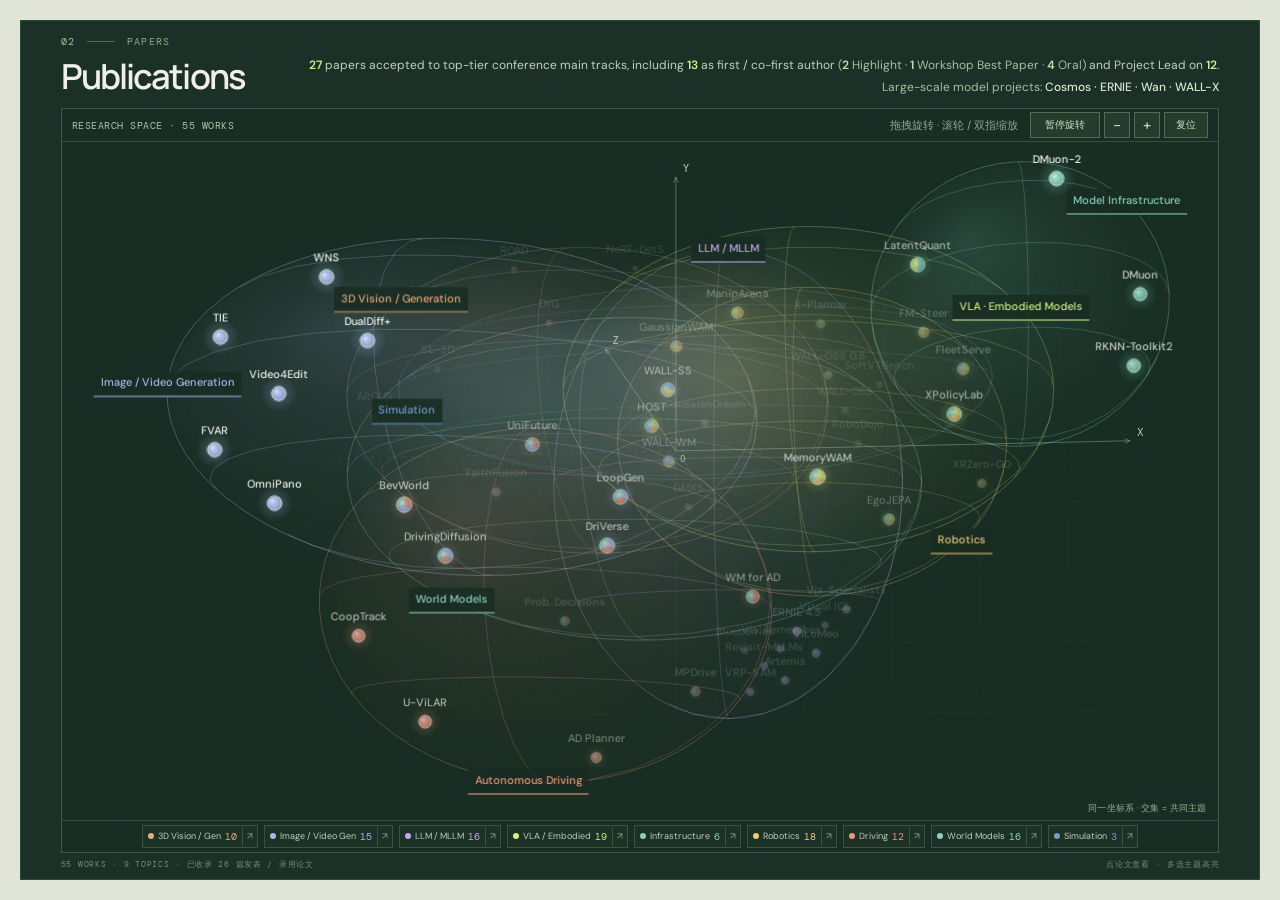
<file: publications-slice/index.html>
<!doctype html>
<html lang="zh-CN">
<head>
  <meta charset="utf-8">
  <meta name="viewport" content="width=device-width, initial-scale=1">
  <meta name="theme-color" content="#1b3026">
  <meta name="description" content="Xiaofan Li — Publications · 三维研究图谱">
  <title>Publications — Xiaofan Li</title>
  <link rel="icon" type="image/svg+xml" href="favicon.svg">
  <link rel="preconnect" href="https://fonts.googleapis.com">
  <link href="https://fonts.googleapis.com/css2?family=DM+Mono:wght@400;500&family=DM+Sans:wght@400;500;600;700&family=Manrope:wght@400;500;600;700;800&display=swap" rel="stylesheet">
  <link rel="stylesheet" href="research-map.css">
  <link rel="stylesheet" href="slice.css">
</head>
<body>
  <main class="slice-shell" id="main-content">
    <section class="portfolio-section research-section research-slide portfolio-slide" id="research" data-reading-section="papers" aria-labelledby="research-title">
      <div class="section-inner research-content">
        <div class="section-kicker"><span>02</span><i></i><span>PAPERS</span></div>
        <div class="research-heading">
          <h2 id="research-title" tabindex="-1">Publications</h2>
          <div class="publication-overview">
            <p class="publication-summary" id="publication-summary" aria-label="Publication and authorship stats"></p>
            <p class="publication-projects">Large-scale model projects: <strong>Cosmos · ERNIE · Wan · WALL-X</strong></p>
          </div>
        </div>
        <div class="research-map" id="theme-map" aria-label="可旋转的三维论文图谱"></div>
        <div class="research-footer"><span><span id="unique-count">55</span> WORKS · <span id="field-count">8</span> TOPICS · 已收录 <span id="accepted-count">26</span> 篇发表 / 录用论文</span><span>点论文查看 · 多选主题高亮</span></div>
      </div>
    </section>
  </main>
  <dialog class="slice-dialog" id="slice-detail" aria-labelledby="slice-detail-title">
    <header>
      <h2 id="slice-detail-title"></h2>
      <form method="dialog"><button type="submit" aria-label="关闭详情" autofocus>×</button></form>
    </header>
    <div id="slice-detail-content"></div>
  </dialog>
  <script src="projects.js"></script>
  <script src="research-map.js"></script>
  <script src="preview-dialog.js"></script>
  <script src="publications.js"></script>
</body>
</html>
</file>
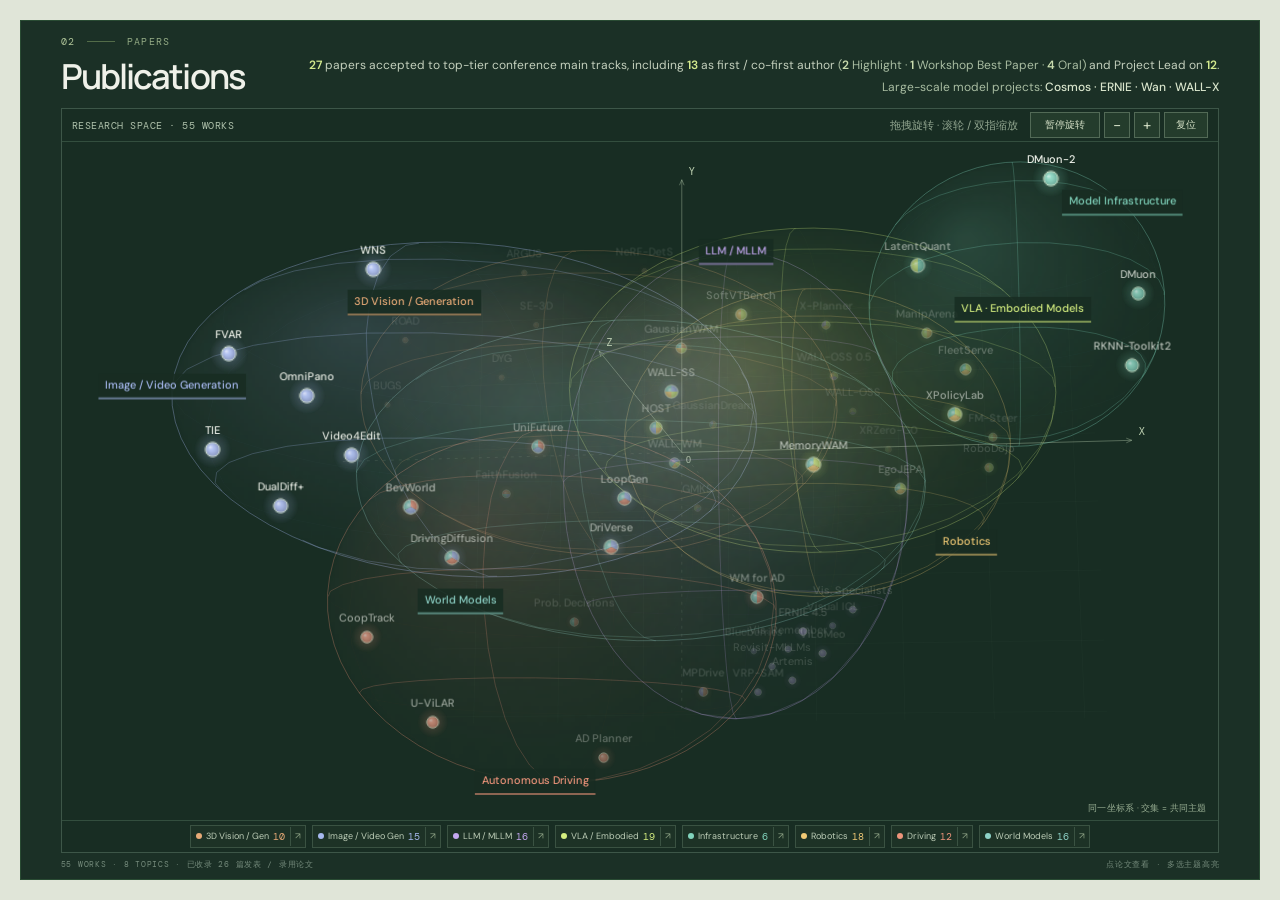
<file: publications-slice/publications-slice.html>
<!doctype html>
<html lang="zh-CN">
<head>
  <meta charset="utf-8">
  <meta name="viewport" content="width=device-width, initial-scale=1">
  <meta name="theme-color" content="#1b3026">
  <meta name="description" content="Xiaofan Li — Publications · 三维研究图谱">
  <title>Publications — Xiaofan Li</title>
  <link rel="icon" type="image/svg+xml" href="[data-uri]">
  <link rel="preconnect" href="https://fonts.googleapis.com">
  <link href="https://fonts.googleapis.com/css2?family=DM+Mono:wght@400;500&family=DM+Sans:wght@400;500;600;700&family=Manrope:wght@400;500;600;700;800&display=swap" rel="stylesheet">
  <style>
.research-content{height:100%;min-height:0;justify-content:flex-start}
.research-heading{display:flex;align-items:center;gap:clamp(24px,3vw,48px);padding:17px 0 20px;flex:none}
.research-heading h1{flex:none;font-size:clamp(28px,2.6vw,40px);letter-spacing:-.035em}
.publication-overview{flex:1;min-width:0;max-width:1060px;margin-left:auto;text-align:right}
.publication-summary{margin:0;color:#c4d0bd;font-size:clamp(12px,.98vw,15px);line-height:1.85;text-wrap:pretty}
.publication-summary strong{color:var(--lime);font-weight:600;font-variant-numeric:tabular-nums}
.publication-honors{color:#a9bda2}
.publication-honors strong{color:#c9dcae}
.publication-phrase{white-space:nowrap}
.publication-projects{margin:3px 0 0;color:#a9bda2;font-size:clamp(12px,.98vw,15px);line-height:1.7;text-wrap:pretty}
.publication-projects strong{color:#d9e5cc;font-weight:500}
.research-footer{flex:none;padding-top:10px;line-height:1.4}
.research-map{position:relative;display:flex;flex-direction:column;flex:1;min-height:280px;border:1px solid #3d5648;background:#182d23;isolation:isolate}
.map-toolbar{display:flex;align-items:center;gap:12px;min-height:32px;padding:3px 10px;border-bottom:1px solid #334e3e;flex:none}
.map-caption{color:#afc2ac;font:10px var(--mono);letter-spacing:.05em}
.map-help{margin-left:auto;color:#91a58f;font-size:11px}
.map-controls{display:flex;gap:4px;flex-shrink:0}
.map-controls button{display:grid;place-items:center;width:26px;height:26px;padding:0;border:1px solid #526a56;background:#243c2c;color:#d3dfc5;cursor:pointer;font-size:15px}
.map-controls button:last-child{width:44px;font-size:10px}
.map-controls button[data-map-action=motion]{width:70px;font-size:10px}
.map-controls button:hover{background:#3c5336}
.map-stage{position:relative;min-height:220px;flex:1;overflow:hidden;touch-action:none;cursor:grab;contain:layout paint}
.map-stage.is-dragging,.map-stage.is-dragging *{cursor:grabbing!important}
.map-canvas{position:absolute;inset:0;width:100%;height:100%;outline-offset:-4px}
.map-objects{position:absolute;inset:0;pointer-events:none;overflow:hidden}
.map-node-space{position:absolute;inset:0;transform-origin:0 0;transform-style:preserve-3d;pointer-events:none;will-change:transform}
.map-node{position:absolute;left:-13px;top:-13px;width:26px;height:26px;border:0;border-radius:50%;padding:0;background:transparent;pointer-events:auto;cursor:pointer;opacity:0;outline:0!important;touch-action:none}
.map-node[hidden]{display:none}
.map-node-name{position:absolute;width:1px;height:1px;overflow:hidden;clip-path:inset(50%);white-space:nowrap;pointer-events:none}
.map-topic-label{position:absolute;left:0;top:0;z-index:650;width:max-content;transform:translate(-50%,-50%);transition-property:none;will-change:transform;pointer-events:auto;background:rgba(24,45,35,.88);border:0;border-bottom:2px solid color-mix(in srgb,var(--topic-color) 55%,transparent);padding:5px 7px 6px;color:var(--topic-color);font:500 11px/1.2 var(--body);white-space:nowrap;cursor:pointer;touch-action:none}
.map-topic-label:hover,.map-topic-label[aria-pressed=true]{background:#243b2d;border-bottom-width:2px}
.map-legend{display:flex;align-items:center;justify-content:center;flex-wrap:wrap;gap:4px 6px;padding:4px 6px;border-top:1px solid #334e3e;flex:none}
.map-topic-chip{display:inline-flex;align-items:center;border:1px solid #3a5242;background:rgba(33,54,40,.6)}
.map-topic-chip.is-active{border-color:var(--topic-color);background:color-mix(in srgb,var(--topic-color) 12%,#182d23)}
.map-topic-chip button{border:0;padding:4px 5px;background:transparent;color:#bdcdb7;font-size:9px;line-height:1.2;cursor:pointer}
.map-topic-chip button:first-child{display:inline-flex;align-items:center;gap:4px}
.map-topic-chip button:last-child{color:#8fa487;border-left:1px solid #3a5242;padding:4px}
.map-topic-chip i{display:block;width:6px;height:6px;border-radius:50%;background:var(--topic-color)}
.map-topic-chip b{font:10px var(--mono);color:var(--topic-color);font-weight:400}
.map-topic-chip button:hover{color:#f4f6df}
.map-inspector{position:absolute;left:14px;bottom:12px;z-index:2000;max-width:min(370px,calc(100% - 28px));padding:10px 12px;border:1px solid #56714d;background:rgba(18,38,26,.97);box-shadow:0 7px 24px #0a211655;pointer-events:none}
.map-inspector strong{display:block;color:#e3ecd5;font-size:13px;line-height:1.4;font-weight:500}
.map-inspector small{display:block;color:#9faf98;font-size:10px;line-height:1.4;margin-top:5px}
.map-inspector em{color:#c9dfa5;font-size:10px;line-height:1.5;font-style:normal;display:block;margin-top:5px}
.map-selection{pointer-events:none;color:#c4d8b5;font-size:10px;white-space:nowrap}
.map-selection:empty{display:none}
.map-orientation{position:absolute;right:12px;bottom:4px;pointer-events:none;color:#96ac91;font:9px var(--body);letter-spacing:.03em}
@media(min-width:1100px) and (max-height:820px){.research-heading{padding:12px 0 14px}.research-map{min-height:265px}.map-toolbar{min-height:32px;padding:3px 10px}.map-legend{gap:4px 6px;padding:4px 6px}.map-topic-chip button{padding:4px 5px}.map-topic-chip button:last-child{padding:4px}}
@media(max-width:1100px){.map-help{font-size:10px}.map-node-name{font-size:9px;max-width:100px}.map-topic-label{font-size:10px}}
@media(max-width:800px){.research-content{height:auto;min-height:100%}.research-heading{gap:24px}.publication-summary{font-size:12px;line-height:1.75}.research-map{flex:none;min-height:490px}.map-stage{flex:none;height:365px}.map-legend{padding:4px;gap:4px}.map-toolbar{flex-wrap:wrap;gap:6px}.map-caption{font-size:9px}.map-help{margin-left:auto}.research-footer>span:nth-child(2){max-width:55%}}
@media(max-width:580px){.research-map{min-height:610px}.map-stage{height:445px}.map-toolbar{padding:3px 7px}.map-help{font-size:9px;max-width:120px;text-align:right;line-height:1.4}.map-controls{margin-left:auto}.map-caption{display:none}.has-selection .map-help{display:none}.map-legend{display:grid;grid-template-columns:repeat(2,minmax(0,1fr));gap:4px;padding:4px}.map-topic-chip{min-width:0;justify-content:space-between}.map-topic-chip button:first-child{font-size:9px;gap:4px;padding:4px 5px}.map-topic-chip button:last-child{padding:4px 5px}.map-topic-chip b{font-size:9px}.map-topic-label{font-size:9px;max-width:140px;white-space:normal;text-align:center;padding:3px 4px}.map-node{left:-14px;top:-14px;width:28px;height:28px}.map-node-name{max-width:83px;font-size:9px}.map-inspector{bottom:9px;left:9px;padding:8px 10px}.map-inspector strong{font-size:12px}.research-footer{font-size:8px}.research-heading{display:block;padding:16px 0}.publication-overview{margin-top:6px;text-align:left}.research-footer>span:nth-child(2){max-width:none}}

</style>
  <style>
/* Page shell extracted from styles.css / reader.css for the second slice. */
:root {
  color-scheme: dark;
  --lime: #d4eb8e;
  --display: "Manrope", "DM Sans", sans-serif;
  --body: "DM Sans", sans-serif;
  --mono: "DM Mono", monospace;
  font-synthesis: none;
}
* { box-sizing: border-box; }
html { background: #e0e5d8; }
body { margin: 0; color: #eff1e9; font-family: var(--body); }
button, input { font: inherit; }
button, a { color: inherit; }
[hidden] { display: none !important; }
a, button { -webkit-tap-highlight-color: transparent; }
button:focus-visible, a:focus-visible { outline: 2px solid var(--lime); outline-offset: 4px; }
.slice-shell { max-width: 1520px; padding: 20px; margin: auto; }
.research-section {
  position: relative;
  padding: 14px clamp(24px, 3.1vw, 55px) 10px;
  height: calc(100svh - 40px);
  min-height: 560px;
  border: 1px solid #294b33;
  background: #1b3026;
}
.research-section .research-content {
  display: flex;
  flex-direction: column;
  height: 100%;
  min-height: 0;
  width: 100%;
  max-width: 1450px;
  margin: auto;
}
.section-kicker { display: flex; align-items: center; gap: 12px; color: #94ab85; font: 10px var(--mono); letter-spacing: .12em; }
.section-kicker > span:first-child { color: #b0c599; }
.section-kicker i { width: 28px; height: 1px; background: #536c49; }
.research-heading { padding: 8px 0 12px; align-items: center; gap: 26px; }
.research-heading h2 { flex: none; margin: 0; font: 600 clamp(28px, 2.7vw, 40px)/1.12 var(--display); letter-spacing: -.055em; }
.publication-summary, .publication-projects { font-size: 12px; line-height: 1.55; }
.research-section .research-map { flex: 1; height: auto; min-height: 360px; }
.research-section .map-stage { flex: 1; height: auto; min-height: 240px; }
.research-footer { display: flex; justify-content: space-between; gap: 10px; flex-wrap: wrap; padding-top: 6px; color: #758b7c; font: 8px/1.3 var(--mono); letter-spacing: .09em; }
.research-footer > span:nth-child(2) { max-width: none; }

/* Standalone preview: paper details / topic contents use a native dialog. */
.slice-dialog { width: min(760px, calc(100vw - 32px)); max-height: 86svh; overflow: auto; margin: auto; padding: 26px; border: 1px solid #627b50; color: #e3ecd5; background: #182d23; }
.slice-dialog::backdrop { background: #08150fc9; }
.slice-dialog header { display: flex; align-items: flex-start; gap: 20px; }
.slice-dialog h2 { flex: 1; margin: 0; font: 600 23px/1.45 var(--display); overflow-wrap: anywhere; }
.slice-dialog form { margin: 0; }
.slice-dialog form button { width: 32px; height: 32px; border: 1px solid #526a56; background: #243c2c; cursor: pointer; font-size: 22px; }
.slice-dialog p { color: #bed0b7; font-size: 14px; line-height: 1.8; }
.slice-dialog .paper-venue { color: #a9bd9b; font: 11px/1.7 var(--mono); }
.paper-topics, .paper-links { display: flex; flex-wrap: wrap; gap: 8px; margin-top: 20px; }
.paper-topics span { padding: 4px 8px; border: 1px solid #405b44; color: #b5c8a3; font-size: 11px; }
.paper-links a { padding: 8px 12px; border: 1px solid #627b50; color: var(--lime); font-size: 12px; text-decoration: none; }
.topic-paper-list { display: grid; gap: 1px; margin: 20px 0 0; padding: 0; list-style: none; }
.topic-paper-list button { display: flex; align-items: center; justify-content: space-between; gap: 14px; width: 100%; padding: 13px 4px; border: 0; border-bottom: 1px solid #3a5242; color: #e3ecd5; background: transparent; text-align: left; cursor: pointer; }
.topic-paper-list small { color: #9caf92; text-align: right; font: 10px/1.6 var(--mono); }

@media (min-width: 1650px) {
  .publication-summary, .publication-projects { font-size: 14px; }
}
@media (max-width: 1200px) {
  .research-heading { display: block; }
  .publication-overview { margin-top: 17px; text-align: left; }
}
@media (max-width: 980px) {
  .slice-shell { padding: 16px; }
  .research-section { height: calc(100svh - 32px); }
}
@media (max-width: 740px) {
  .research-section { height: auto; min-height: 0; }
  .research-section .research-content { height: auto; }
  .research-section .research-map { flex: none; min-height: 580px; }
  .research-section .map-stage { flex: none; height: 560px; }
}
@media (max-width: 580px) {
  .slice-shell { padding: 12px; }
  .research-section { padding: 13px 13px 10px; }
  .research-section .research-map { min-height: 610px; }
  .research-section .map-stage { height: 620px; }
  .research-heading { padding: 7px 3px 10px; }
  .research-heading h2 { font-size: 30px; }
  .publication-summary, .publication-projects { font-size: 11px; }
  .map-topic-chip button:first-child { font-size: 8px; }
  .research-footer { font-size: 8px; gap: 8px; }
  .slice-dialog { padding: 20px; }
  .slice-dialog h2 { font-size: 19px; }
}

</style>
</head>
<body>
  <main class="slice-shell" id="main-content">
    <section class="portfolio-section research-section research-slide portfolio-slide" id="research" data-reading-section="papers" aria-labelledby="research-title">
      <div class="section-inner research-content">
        <div class="section-kicker"><span>02</span><i></i><span>PAPERS</span></div>
        <div class="research-heading">
          <h2 id="research-title" tabindex="-1">Publications</h2>
          <div class="publication-overview">
            <p class="publication-summary" id="publication-summary" aria-label="Publication and authorship stats"></p>
            <p class="publication-projects">Large-scale model projects: <strong>Cosmos · ERNIE · Wan · WALL-X</strong></p>
          </div>
        </div>
        <div class="research-map" id="theme-map" aria-label="可旋转的三维论文图谱"></div>
        <div class="research-footer"><span><span id="unique-count">55</span> WORKS · <span id="field-count">8</span> TOPICS · 已收录 <span id="accepted-count">26</span> 篇发表 / 录用论文</span><span>点论文查看 · 多选主题高亮</span></div>
      </div>
    </section>
  </main>
  <dialog class="slice-dialog" id="slice-detail" aria-labelledby="slice-detail-title">
    <header>
      <h2 id="slice-detail-title"></h2>
      <form method="dialog"><button type="submit" aria-label="关闭详情" autofocus>×</button></form>
    </header>
    <div id="slice-detail-content"></div>
  </dialog>
  <script>
window.PROJECTS = [
  {
    "title": "FleetServe: Execution-Aware VLA Serving for Robot Fleets",
    "venue": "arXiv preprint arXiv:2611.14969, 2026",
    "image": "images/fleetserve.webp",
    "links": [
      {
        "label": "paper",
        "url": "https://arxiv.org/pdf/2611.14969"
      },
      {
        "label": "code",
        "url": "https://github.com/X-Square-Robot/xinfer"
      }
    ],
    "arxiv": "2611.14969",
    "id": "fleetserve",
    "shortTitle": "FleetServe",
    "summary": "面向机器人群的 VLA 推理服务框架，把执行状态纳入服务调度，提升多机器人部署时的吞吐与响应。",
    "themes": [
      "embodied",
      "robotics",
      "infra"
    ],
    "year": 2026,
    "status": "preprint",
    "roles": [],
    "primaryTheme": "embodied",
    "paper": "https://arxiv.org/pdf/2611.14969",
    "destinations": [
      {
        "label": "code",
        "url": "https://github.com/X-Square-Robot/xinfer"
      }
    ]
  },
  {
    "title": "DMuon-2: Scaling Matrix Optimizers in Data Parallelism with Topology-Aware Matrix Ownership and Communication",
    "venue": "arXiv preprint arXiv:2611.07084, 2026",
    "image": "images/dmuon-2.webp",
    "links": [
      {
        "label": "paper",
        "url": "https://arxiv.org/pdf/2611.07084"
      },
      {
        "label": "code",
        "url": "https://github.com/X-Square-Robot/dmuon"
      }
    ],
    "arxiv": "2611.07084",
    "id": "dmuon-2",
    "shortTitle": "DMuon-2",
    "summary": "针对数据并行训练重新安排矩阵所有权与通信路径，让 Muon 优化器更容易扩展到大规模集群。",
    "themes": [
      "infra"
    ],
    "year": 2026,
    "status": "preprint",
    "roles": [],
    "primaryTheme": "infra",
    "paper": "https://arxiv.org/pdf/2611.07084",
    "destinations": [
      {
        "label": "code",
        "url": "https://github.com/X-Square-Robot/dmuon"
      }
    ]
  },
  {
    "title": "EgoJEPA: Beyond Retargeting for Dexterous Manipulation from Egocentric Videos",
    "venue": "arXiv preprint arXiv:2610.20904, 2026",
    "image": "images/egojepa.webp",
    "links": [
      {
        "label": "paper",
        "url": "https://arxiv.org/pdf/2610.20904"
      },
      {
        "label": "project page",
        "url": "https://mengcaopku.github.io/EgoJEPA"
      }
    ],
    "arxiv": "2610.20904",
    "id": "egojepa",
    "shortTitle": "EgoJEPA",
    "summary": "从第一人称视频学习灵巧操作表征与动作，让机器人直接利用人类演示，而不只做动作重定向。",
    "themes": [
      "embodied",
      "robotics",
      "worldmodel"
    ],
    "year": 2026,
    "status": "preprint",
    "roles": [],
    "primaryTheme": "embodied",
    "paper": "https://arxiv.org/pdf/2610.20904",
    "destinations": [
      {
        "label": "project page",
        "url": "https://mengcaopku.github.io/EgoJEPA"
      }
    ]
  },
  {
    "title": "LatentQuant: Preserving the Policy-Facing Latent Contract under NVFP4 VAE Quantization",
    "venue": "arXiv preprint arXiv:2610.03959, 2026",
    "image": "images/latentquant.webp",
    "links": [
      {
        "label": "paper",
        "url": "https://arxiv.org/pdf/2610.03959"
      }
    ],
    "arxiv": "2610.03959",
    "id": "latentquant",
    "shortTitle": "LatentQuant",
    "summary": "研究低比特 NVFP4 量化下如何保留 VAE 潜变量接口，使压缩后的视觉表征仍适用于下游策略。",
    "themes": [
      "infra",
      "embodied"
    ],
    "year": 2026,
    "status": "preprint",
    "roles": [],
    "primaryTheme": "infra",
    "paper": "https://arxiv.org/pdf/2610.03959",
    "destinations": []
  },
  {
    "title": "X-Planner: Event-Structured Task Planning for Embodied Intelligence",
    "venue": "arXiv preprint arXiv:2609.25187, 2026",
    "image": "images/x-planner.webp",
    "links": [
      {
        "label": "paper",
        "url": "https://arxiv.org/pdf/2609.25187"
      },
      {
        "label": "code",
        "url": "https://github.com/X-Square-Robot/Xplanner"
      },
      {
        "label": "project page",
        "url": "https://x-square-robot.github.io/Xplanner/"
      },
      {
        "label": "Hugging Face",
        "url": "https://huggingface.co/x-square-robot/X-Planner-9B-0916"
      }
    ],
    "arxiv": "2609.25187",
    "id": "x-planner",
    "shortTitle": "X-Planner",
    "summary": "以事件结构组织长程任务规划，把自然语言目标拆成可执行、可检查的具身行动序列。",
    "themes": [
      "embodied",
      "robotics",
      "llm"
    ],
    "year": 2026,
    "status": "preprint",
    "roles": [
      "lead"
    ],
    "primaryTheme": "embodied",
    "paper": "https://arxiv.org/pdf/2609.25187",
    "destinations": [
      {
        "label": "code",
        "url": "https://github.com/X-Square-Robot/Xplanner"
      },
      {
        "label": "project page",
        "url": "https://x-square-robot.github.io/Xplanner/"
      },
      {
        "label": "Hugging Face",
        "url": "https://huggingface.co/x-square-robot/X-Planner-9B-0916"
      }
    ]
  },
  {
    "title": "WALL-SS: Scaling Long-horizon World Models via Next-Scale Autoregression",
    "venue": "arXiv preprint arXiv:2608.26239, 2026",
    "image": "images/wall-ss.webp",
    "links": [
      {
        "label": "paper",
        "url": "https://arxiv.org/pdf/2608.26239"
      },
      {
        "label": "code",
        "url": "https://github.com/X-Square-Robot/wall-ss"
      },
      {
        "label": "project page",
        "url": "https://wall-ss.ws-robotics.workers.dev/"
      }
    ],
    "arxiv": "2608.26239",
    "id": "wall-ss",
    "shortTitle": "WALL-SS",
    "summary": "用逐尺度自回归生成扩展世界模型的时间跨度，面向长程、连贯的视觉与动作预测。",
    "themes": [
      "media",
      "embodied",
      "robotics",
      "worldmodel"
    ],
    "year": 2026,
    "status": "preprint",
    "roles": [
      "lead"
    ],
    "primaryTheme": "media",
    "paper": "https://arxiv.org/pdf/2608.26239",
    "destinations": [
      {
        "label": "code",
        "url": "https://github.com/X-Square-Robot/wall-ss"
      },
      {
        "label": "project page",
        "url": "https://wall-ss.ws-robotics.workers.dev/"
      }
    ]
  },
  {
    "title": "GaussianWAM: Distilling Geometry and Semantics from 3D Gaussian Fields into World-Action Models",
    "venue": "arXiv preprint arXiv:2608.24714, 2026",
    "image": "images/gaussianwam.webp",
    "links": [
      {
        "label": "paper",
        "url": "https://arxiv.org/pdf/2608.24714"
      },
      {
        "label": "code",
        "url": "https://github.com/TuojingAI/GaussianWAM"
      },
      {
        "label": "project page",
        "url": "https://tuojingai.github.io/GaussianWAM-project-page/"
      }
    ],
    "arxiv": "2608.24714",
    "id": "gaussianwam",
    "shortTitle": "GaussianWAM",
    "summary": "把 3D Gaussian 场中的几何与语义蒸馏到 World-Action Model，连接三维场景表示与机器人动作。",
    "themes": [
      "3d",
      "embodied",
      "robotics",
      "worldmodel"
    ],
    "year": 2026,
    "status": "preprint",
    "roles": [],
    "primaryTheme": "3d",
    "paper": "https://arxiv.org/pdf/2608.24714",
    "destinations": [
      {
        "label": "code",
        "url": "https://github.com/TuojingAI/GaussianWAM"
      },
      {
        "label": "project page",
        "url": "https://tuojingai.github.io/GaussianWAM-project-page/"
      }
    ]
  },
  {
    "title": "XPolicyLab: A Unified Standard and Open Ecosystem for Robot Policy Evaluation and Deployment",
    "venue": "arXiv preprint arXiv:2608.09892, 2026",
    "image": "images/xpolicylab.webp",
    "links": [
      {
        "label": "paper",
        "url": "https://arxiv.org/pdf/2608.09892"
      },
      {
        "label": "code",
        "url": "https://github.com/XPolicyLab/XPolicyLab"
      },
      {
        "label": "project page",
        "url": "https://xpolicylab.github.io/"
      }
    ],
    "arxiv": "2608.09892",
    "id": "xpolicylab",
    "shortTitle": "XPolicyLab",
    "summary": "提供统一的机器人策略评测与部署规范，打通基准、工具和真实机器人运行流程。",
    "themes": [
      "embodied",
      "robotics",
      "infra"
    ],
    "year": 2026,
    "status": "preprint",
    "roles": [],
    "primaryTheme": "embodied",
    "paper": "https://arxiv.org/pdf/2608.09892",
    "destinations": [
      {
        "label": "code",
        "url": "https://github.com/XPolicyLab/XPolicyLab"
      },
      {
        "label": "project page",
        "url": "https://xpolicylab.github.io/"
      }
    ]
  },
  {
    "title": "ROAD: Reciprocal-Objective Alignment of Discriminative Semantics for 3D Shape Generation",
    "venue": "arXiv preprint arXiv:2607.28581, 2026",
    "image": "images/road.webp",
    "links": [
      {
        "label": "paper",
        "url": "https://arxiv.org/pdf/2607.28581"
      },
      {
        "label": "code",
        "url": "https://github.com/H-EmbodVis/ROAD"
      },
      {
        "label": "project page",
        "url": "https://h-embodvis.github.io/ROAD/"
      }
    ],
    "arxiv": "2607.28581",
    "id": "road",
    "shortTitle": "ROAD",
    "summary": "通过互反目标对齐判别式语义与生成过程，改善 3D 形状生成的语义一致性。",
    "themes": [
      "3d"
    ],
    "year": 2026,
    "status": "preprint",
    "roles": [],
    "primaryTheme": "3d",
    "paper": "https://arxiv.org/pdf/2607.28581",
    "destinations": [
      {
        "label": "code",
        "url": "https://github.com/H-EmbodVis/ROAD"
      },
      {
        "label": "project page",
        "url": "https://h-embodvis.github.io/ROAD/"
      }
    ]
  },
  {
    "title": "HOST: Robots Acquire Manipulation Skills in Seconds from a Single Human Video",
    "venue": "arXiv preprint arXiv:2607.20033, 2026",
    "image": "images/host.webp",
    "links": [
      {
        "label": "paper",
        "url": "https://arxiv.org/pdf/2607.20033"
      },
      {
        "label": "code",
        "url": "https://github.com/CGuangyan-BIT/HOST"
      },
      {
        "label": "project page",
        "url": "https://host-site.host-robotics.workers.dev/"
      },
      {
        "label": "Hugging Face",
        "url": "https://huggingface.co/papers/2607.20033"
      }
    ],
    "arxiv": "2607.20033",
    "id": "host",
    "shortTitle": "HOST",
    "summary": "从单段人类视频快速提取操作技能，让机器人在少量演示下获得可迁移的抓取与操控行为。",
    "themes": [
      "embodied",
      "robotics",
      "media",
      "worldmodel"
    ],
    "year": 2026,
    "status": "preprint",
    "roles": [
      "lead"
    ],
    "primaryTheme": "embodied",
    "paper": "https://arxiv.org/pdf/2607.20033",
    "destinations": [
      {
        "label": "code",
        "url": "https://github.com/CGuangyan-BIT/HOST"
      },
      {
        "label": "project page",
        "url": "https://host-site.host-robotics.workers.dev/"
      },
      {
        "label": "Hugging Face",
        "url": "https://huggingface.co/papers/2607.20033"
      }
    ]
  },
  {
    "title": "RoboDojo: A Unified Sim-and-Real Benchmark for Comprehensive Evaluation of Generalist Robot Manipulation Policies",
    "venue": "arXiv preprint arXiv:2607.04434, 2026",
    "image": "images/robodojo.webp",
    "links": [
      {
        "label": "paper",
        "url": "https://arxiv.org/pdf/2607.04434"
      },
      {
        "label": "benchmark code",
        "url": "https://github.com/RoboDojo-Benchmark/RoboDojo"
      },
      {
        "label": "XPolicyLab code",
        "url": "https://github.com/XPolicyLab/XPolicyLab"
      },
      {
        "label": "project page",
        "url": "https://robodojo-benchmark.com/"
      },
      {
        "label": "leaderboard",
        "url": "https://robodojo-benchmark.com/LeaderBoard"
      }
    ],
    "arxiv": "2607.04434",
    "id": "robodojo",
    "shortTitle": "RoboDojo",
    "summary": "构建覆盖仿真与真实环境的通用操作基准，统一比较机器人策略在多任务中的能力。",
    "themes": [
      "embodied",
      "robotics"
    ],
    "year": 2026,
    "status": "preprint",
    "roles": [],
    "primaryTheme": "embodied",
    "paper": "https://arxiv.org/pdf/2607.04434",
    "destinations": [
      {
        "label": "benchmark code",
        "url": "https://github.com/RoboDojo-Benchmark/RoboDojo"
      },
      {
        "label": "XPolicyLab code",
        "url": "https://github.com/XPolicyLab/XPolicyLab"
      },
      {
        "label": "project page",
        "url": "https://robodojo-benchmark.com/"
      },
      {
        "label": "leaderboard",
        "url": "https://robodojo-benchmark.com/LeaderBoard"
      }
    ]
  },
  {
    "title": "SoftVTBench: A Safety-Aware Visuo-Tactile Benchmark for Physically Constrained Robotic Manipulation of Deformable Objects",
    "venue": "arXiv preprint arXiv:2607.04234, 2026",
    "image": "images/softvtbench.webp",
    "links": [
      {
        "label": "paper",
        "url": "https://arxiv.org/pdf/2607.04234"
      },
      {
        "label": "code",
        "url": "https://github.com/TuojingAI/SoftVTBench"
      },
      {
        "label": "project page",
        "url": "https://softvtbench.github.io/"
      }
    ],
    "arxiv": "2607.04234",
    "id": "softvtbench",
    "shortTitle": "SoftVTBench",
    "summary": "用视觉与触觉共同评测软体物体操作，重点考察受力、安全与物理约束下的策略表现。",
    "themes": [
      "embodied",
      "robotics"
    ],
    "year": 2026,
    "status": "preprint",
    "roles": [],
    "primaryTheme": "embodied",
    "paper": "https://arxiv.org/pdf/2607.04234",
    "destinations": [
      {
        "label": "code",
        "url": "https://github.com/TuojingAI/SoftVTBench"
      },
      {
        "label": "project page",
        "url": "https://softvtbench.github.io/"
      }
    ]
  },
  {
    "title": "DMuon: Efficient Distributed Muon Training with Near-Adam Overhead",
    "venue": "arXiv preprint arXiv:2606.27153, 2026",
    "image": "images/dmuon.webp",
    "links": [
      {
        "label": "paper",
        "url": "https://arxiv.org/pdf/2606.27153"
      },
      {
        "label": "code",
        "url": "https://github.com/X-Square-Robot/wall-x"
      }
    ],
    "arxiv": "2606.27153",
    "id": "dmuon",
    "shortTitle": "DMuon",
    "summary": "面向分布式训练优化 Muon 的通信与同步开销，使其在接近 Adam 的系统成本下扩展训练。",
    "themes": [
      "infra"
    ],
    "year": 2026,
    "status": "preprint",
    "roles": [
      "first"
    ],
    "primaryTheme": "infra",
    "paper": "https://arxiv.org/pdf/2606.27153",
    "destinations": [
      {
        "label": "code",
        "url": "https://github.com/X-Square-Robot/wall-x"
      }
    ]
  },
  {
    "title": "RKNN-Toolkit2: Model Conversion, Quantization and Deployment for Rockchip NPU",
    "venue": "Rockchip · RKNN-Toolkit2",
    "image": "research/captures/rknn-toolkit2-overview.webp",
    "links": [
      {
        "label": "GitHub",
        "url": "https://github.com/airockchip/rknn-toolkit2"
      }
    ],
    "id": "rknn-toolkit2",
    "shortTitle": "RKNN-Toolkit2",
    "summary": "面向 Rockchip NPU 的模型转换、量化、精度分析与板端部署工具链，连接训练框架与 C/C++、Python 推理接口。",
    "themes": [
      "infra"
    ],
    "status": "software",
    "roles": [],
    "primaryTheme": "infra",
    "destinations": [
      {
        "label": "GitHub",
        "url": "https://github.com/airockchip/rknn-toolkit2"
      },
      {
        "label": "官方文档",
        "url": "https://github.com/airockchip/rknn-toolkit2/tree/2c723177a94fac65cbc036d722907ddbc91980cf/doc"
      }
    ]
  },
  {
    "title": "MemoryWAM: Efficient World Action Modeling with Persistent Memory",
    "venue": "arXiv preprint arXiv:2606.20562, 2026",
    "image": "images/memorywam.webp",
    "links": [
      {
        "label": "paper",
        "url": "https://arxiv.org/pdf/2606.20562"
      },
      {
        "label": "project page",
        "url": "https://yangsizhe.github.io/MemoryWAM/"
      }
    ],
    "arxiv": "2606.20562",
    "id": "memorywam",
    "shortTitle": "MemoryWAM",
    "summary": "为 World-Action Model 增加持久记忆，在长时间交互中保留历史状态并生成更连贯的动作。",
    "themes": [
      "embodied",
      "robotics",
      "worldmodel"
    ],
    "year": 2026,
    "status": "preprint",
    "roles": [],
    "primaryTheme": "embodied",
    "paper": "https://arxiv.org/pdf/2606.20562",
    "destinations": [
      {
        "label": "project page",
        "url": "https://yangsizhe.github.io/MemoryWAM/"
      }
    ]
  },
  {
    "title": "Wall-OSS-0.5 Technical Report: Pretrain Once, Act Anywhere",
    "venue": "arXiv preprint arXiv:2605.30877, 2026",
    "image": "images/wall-oss-0-5.webp",
    "links": [
      {
        "label": "paper",
        "url": "https://arxiv.org/pdf/2605.30877"
      },
      {
        "label": "code",
        "url": "https://github.com/X-Square-Robot/wall-x"
      },
      {
        "label": "project page",
        "url": "https://x2robot.com/en/oss"
      }
    ],
    "arxiv": "2605.30877",
    "id": "wall-oss-0-5",
    "shortTitle": "WALL-OSS 0.5",
    "summary": "介绍可复用的开源具身基础模型，通过一次预训练覆盖多种机器人和操作任务。",
    "themes": [
      "embodied",
      "llm",
      "robotics"
    ],
    "year": 2026,
    "status": "preprint",
    "roles": [
      "first"
    ],
    "primaryTheme": "embodied",
    "paper": "https://arxiv.org/pdf/2605.30877",
    "destinations": [
      {
        "label": "code",
        "url": "https://github.com/X-Square-Robot/wall-x"
      },
      {
        "label": "project page",
        "url": "https://x2robot.com/en/oss"
      }
    ]
  },
  {
    "title": "WALL-WM: Carving World Action Modeling at the Event Joints",
    "venue": "ECCV 2026 Workshop [Best Paper]",
    "image": "images/wall-wm.webp",
    "links": [
      {
        "label": "paper",
        "url": "https://arxiv.org/pdf/2606.01955"
      },
      {
        "label": "code",
        "url": "https://github.com/X-Square-Robot/wall-x"
      },
      {
        "label": "X",
        "url": "https://x.com/XSquareRobot/status/2060238687410262118"
      }
    ],
    "arxiv": "2606.01955",
    "id": "wall-wm",
    "shortTitle": "WALL-WM",
    "summary": "围绕关键事件节点建模世界状态与动作变化，提升具身世界模型对交互过程的刻画能力。",
    "themes": [
      "media",
      "embodied",
      "robotics",
      "worldmodel",
      "llm"
    ],
    "year": 2026,
    "status": "published",
    "roles": [
      "lead",
      "first"
    ],
    "primaryTheme": "media",
    "paper": "https://arxiv.org/pdf/2606.01955",
    "destinations": [
      {
        "label": "code",
        "url": "https://github.com/X-Square-Robot/wall-x"
      },
      {
        "label": "X",
        "url": "https://x.com/XSquareRobot/status/2060238687410262118"
      }
    ]
  },
  {
    "title": "TIE: Time Interval Encoding for Video Generation over Events",
    "venue": "arXiv preprint arXiv:2605.10543, 2026",
    "image": "images/tie.webp",
    "links": [
      {
        "label": "paper",
        "url": "https://arxiv.org/pdf/2605.10543"
      },
      {
        "label": "project page",
        "url": "https://matrixteam-ai.github.io/pages/TIE/"
      }
    ],
    "arxiv": "2605.10543",
    "id": "tie",
    "shortTitle": "TIE",
    "summary": "为事件驱动的视频生成显式编码时间区间，改善不规则时间跨度下的运动与事件一致性。",
    "themes": [
      "media"
    ],
    "year": 2026,
    "status": "preprint",
    "roles": [],
    "primaryTheme": "media",
    "paper": "https://arxiv.org/pdf/2605.10543",
    "destinations": [
      {
        "label": "project page",
        "url": "https://matrixteam-ai.github.io/pages/TIE/"
      }
    ]
  },
  {
    "title": "GaussianDream: A Feed-Forward 3D Gaussian World Model for Robotic Manipulation",
    "venue": "arXiv preprint arXiv:2605.20752, 2026",
    "image": "images/gaussiandream.webp",
    "links": [
      {
        "label": "paper",
        "url": "https://arxiv.org/abs/2605.20752"
      },
      {
        "label": "code",
        "url": "https://github.com/TuojingAI/GaussianDream"
      }
    ],
    "arxiv": "2605.20752",
    "id": "gaussiandream",
    "shortTitle": "GaussianDream",
    "summary": "用前馈 3D Gaussian 世界模型预测机器人操作中的场景变化，为动作决策提供三维状态。",
    "themes": [
      "3d",
      "embodied",
      "robotics",
      "worldmodel",
      "llm"
    ],
    "year": 2026,
    "status": "preprint",
    "roles": [],
    "primaryTheme": "3d",
    "paper": "https://arxiv.org/abs/2605.20752",
    "destinations": [
      {
        "label": "code",
        "url": "https://github.com/TuojingAI/GaussianDream"
      }
    ]
  },
  {
    "title": "XRZero-G0: Pushing the Frontier of Dexterous Robotic Manipulation with Interfaces, Quality and Ratios",
    "venue": "arXiv preprint arXiv:2604.13001, 2026",
    "image": "images/xrzero-g0.webp",
    "links": [
      {
        "label": "paper",
        "url": "https://arxiv.org/pdf/2604.13001"
      },
      {
        "label": "code",
        "url": "https://github.com/X-Square-Robot/XRZero-G0"
      }
    ],
    "arxiv": "2604.13001",
    "id": "xrzero-g0",
    "shortTitle": "XRZero-G0",
    "summary": "发布 XRZero-G0 灵巧操作系统与数据资源，探索接口设计、数据质量和数据配比对操作能力的影响。",
    "themes": [
      "robotics",
      "embodied"
    ],
    "year": 2026,
    "status": "preprint",
    "roles": [],
    "primaryTheme": "robotics",
    "paper": "https://arxiv.org/pdf/2604.13001",
    "destinations": [
      {
        "label": "code",
        "url": "https://github.com/X-Square-Robot/XRZero-G0"
      }
    ]
  },
  {
    "title": "ManipArena: Comprehensive Real-world Evaluation of Reasoning-Oriented Generalist Robot Manipulation",
    "venue": "arXiv preprint arXiv:2603.28545, 2026",
    "image": "images/maniparena.webp",
    "links": [
      {
        "label": "paper",
        "url": "https://arxiv.org/pdf/2603.28545"
      },
      {
        "label": "code",
        "url": "https://github.com/maniparena/maniparena-repo"
      }
    ],
    "arxiv": "2603.28545",
    "id": "maniparena",
    "shortTitle": "ManipArena",
    "summary": "在真实机器人上评测需要推理的通用操作任务，衡量策略面对长程目标和复杂场景的表现。",
    "themes": [
      "robotics",
      "embodied"
    ],
    "year": 2026,
    "status": "preprint",
    "roles": [],
    "primaryTheme": "robotics",
    "paper": "https://arxiv.org/pdf/2603.28545",
    "destinations": [
      {
        "label": "code",
        "url": "https://github.com/maniparena/maniparena-repo"
      }
    ]
  },
  {
    "title": "Generation Models Know Space: Unleashing Implicit 3D Priors for Scene Understanding",
    "venue": "arXiv preprint arXiv:2603.19235, 2026",
    "image": "images/generation-models-know-space.webp",
    "links": [
      {
        "label": "paper",
        "url": "https://arxiv.org/abs/2603.19235"
      },
      {
        "label": "code",
        "url": "https://github.com/H-EmbodVis/VEGA-3D"
      }
    ],
    "arxiv": "2603.19235",
    "id": "generation-models-know-space",
    "shortTitle": "Generation Models Know Space",
    "summary": "挖掘生成模型内部的隐式三维先验，用于提升空间关系与三维场景理解。",
    "themes": [
      "3d",
      "worldmodel",
      "llm",
      "embodied",
      "robotics"
    ],
    "year": 2026,
    "status": "preprint",
    "roles": [],
    "primaryTheme": "3d",
    "paper": "https://arxiv.org/abs/2603.19235",
    "destinations": [
      {
        "label": "code",
        "url": "https://github.com/H-EmbodVis/VEGA-3D"
      }
    ]
  },
  {
    "title": "Visual Autoregressive Modeling via Next Focus Prediction",
    "venue": "Computer Vision and Pattern Recognition Conference (CVPR), 2026",
    "image": "images/fvar.webp",
    "links": [
      {
        "label": "paper",
        "url": "https://arxiv.org/abs/2511.18838"
      },
      {
        "label": "project page",
        "url": "https://shalfun.github.io/FVAR"
      }
    ],
    "arxiv": "2511.18838",
    "id": "fvar",
    "shortTitle": "FVAR",
    "summary": "提出 Next Focus Prediction 视觉自回归范式，按模型关注区域逐步生成图像内容。",
    "themes": [
      "media"
    ],
    "year": 2026,
    "status": "published",
    "roles": [
      "first"
    ],
    "primaryTheme": "media",
    "paper": "https://arxiv.org/abs/2511.18838",
    "destinations": [
      {
        "label": "project page",
        "url": "https://shalfun.github.io/FVAR"
      }
    ]
  },
  {
    "title": "FaithFusion: Harmonizing Reconstruction and Generation via Pixel-wise Information Gain",
    "venue": "Computer Vision and Pattern Recognition Conference (CVPR), 2026",
    "image": "images/faithfusion.webp",
    "links": [
      {
        "label": "paper",
        "url": "https://arxiv.org/abs/2511.21113"
      },
      {
        "label": "code",
        "url": "https://github.com/wangyuanbiubiubiu/FaithFusion"
      },
      {
        "label": "project page",
        "url": "https://shalfun.github.io/faithfusion"
      }
    ],
    "arxiv": "2511.21113",
    "id": "faithfusion",
    "shortTitle": "FaithFusion",
    "summary": "以像素级信息增益协调重建与生成，在 3D Gaussian 场景中融合观测证据与生成先验。",
    "themes": [
      "3d",
      "media",
      "worldmodel",
      "driving"
    ],
    "year": 2026,
    "status": "published",
    "roles": [
      "first"
    ],
    "primaryTheme": "3d",
    "paper": "https://arxiv.org/abs/2511.21113",
    "destinations": [
      {
        "label": "code",
        "url": "https://github.com/wangyuanbiubiubiu/FaithFusion"
      },
      {
        "label": "project page",
        "url": "https://shalfun.github.io/faithfusion"
      }
    ]
  },
  {
    "title": "ViLoMeo: Agentic Learner with Grow-and-Refine Multimodal Semantic Memory",
    "venue": "Computer Vision and Pattern Recognition Conference (CVPR), 2026",
    "image": "images/vilomeo.webp",
    "links": [
      {
        "label": "paper",
        "url": "https://arxiv.org/abs/2511.21678"
      },
      {
        "label": "code",
        "url": "https://github.com/weihaobo/ViLoMeo"
      },
      {
        "label": "project page",
        "url": "https://weihao-bo.github.io/ViLoMeo-page/"
      }
    ],
    "arxiv": "2511.21678",
    "id": "vilomeo",
    "shortTitle": "ViLoMeo",
    "summary": "让多模态智能体持续扩展并修正语义记忆，以支持开放环境中的视觉理解与任务执行。",
    "themes": [
      "llm"
    ],
    "year": 2026,
    "status": "published",
    "roles": [],
    "primaryTheme": "llm",
    "paper": "https://arxiv.org/abs/2511.21678",
    "destinations": [
      {
        "label": "code",
        "url": "https://github.com/weihaobo/ViLoMeo"
      },
      {
        "label": "project page",
        "url": "https://weihao-bo.github.io/ViLoMeo-page/"
      }
    ]
  },
  {
    "title": "Descriptive Caption Enhancement with Visual Specialists for Multimodal Perception",
    "venue": "Computer Vision and Pattern Recognition Conference (CVPR), 2026",
    "image": "images/visual-specialists.webp",
    "links": [
      {
        "label": "paper",
        "url": "https://arxiv.org/pdf/2412.14233"
      }
    ],
    "arxiv": "2412.14233",
    "id": "visual-specialists",
    "shortTitle": "Visual Specialists",
    "summary": "调用视觉专长模块补充图像细节，生成更准确、信息更丰富的多模态描述。",
    "themes": [
      "llm"
    ],
    "year": 2026,
    "status": "published",
    "roles": [],
    "primaryTheme": "llm",
    "paper": "https://arxiv.org/pdf/2412.14233",
    "destinations": []
  },
  {
    "title": "FM-Steer: Enhance Generalist Policies with Value-Guided Cascaded Denoising",
    "venue": "Computer Vision and Pattern Recognition Conference (CVPR), 2026",
    "image": "images/fm-steer.webp",
    "links": [
      {
        "label": "paper",
        "url": "https://openaccess.thecvf.com/content/CVPR2026/html/Song_FM-Steer_Enhance_Generalist_Policies_with_Value-Guided_Cascaded_Denoising_CVPR_2026_paper.html"
      },
      {
        "label": "project page",
        "url": "https://hume-vla.github.io"
      }
    ],
    "arxiv": null,
    "id": "fm-steer",
    "shortTitle": "FM-Steer",
    "summary": "用价值信号引导级联去噪过程，提升通用机器人策略生成动作时的质量与可控性。",
    "themes": [
      "robotics",
      "embodied"
    ],
    "year": 2026,
    "status": "published",
    "roles": [],
    "primaryTheme": "robotics",
    "paper": "https://openaccess.thecvf.com/content/CVPR2026/html/Song_FM-Steer_Enhance_Generalist_Policies_with_Value-Guided_Cascaded_Denoising_CVPR_2026_paper.html",
    "destinations": [
      {
        "label": "project page",
        "url": "https://hume-vla.github.io"
      }
    ]
  },
  {
    "title": "When Numbers Speak: Aligning Textual Numerals and Visual Instances in Text-to-Video Diffusion Models",
    "venue": "Computer Vision and Pattern Recognition Conference (CVPR), 2026",
    "image": "images/when-numbers-speak.webp",
    "links": [
      {
        "label": "paper",
        "url": "https://arxiv.org/abs/2604.08546"
      },
      {
        "label": "code",
        "url": "https://github.com/H-EmbodVis/NUMINA"
      }
    ],
    "arxiv": "2604.08546",
    "id": "when-numbers-speak",
    "shortTitle": "When Numbers Speak",
    "summary": "改善文生视频中数字词语与画面物体数量的对齐，减少生成结果中的计数错误。",
    "themes": [
      "media"
    ],
    "year": 2026,
    "status": "published",
    "roles": [],
    "primaryTheme": "media",
    "paper": "https://arxiv.org/abs/2604.08546",
    "destinations": [
      {
        "label": "code",
        "url": "https://github.com/H-EmbodVis/NUMINA"
      }
    ]
  },
  {
    "title": "ARGUS: A Training‑free Geometry‑aware Universal Method for Fine-grained 3D Asset Generation",
    "venue": "Computer Vision and Pattern Recognition Conference (CVPR), 2026",
    "image": "images/argus.webp",
    "links": [
      {
        "label": "paper",
        "url": "https://github.com/Mingyang-Du/Materials/blob/main/ARGUS_CVPR_26_.pdf"
      },
      {
        "label": "作者稿 PDF",
        "url": "research/pdfs/argus.pdf"
      }
    ],
    "arxiv": null,
    "id": "argus",
    "shortTitle": "ARGUS",
    "summary": "无需额外训练地引入几何约束，生成结构更完整、细节更精细的 3D 资产。",
    "themes": [
      "3d"
    ],
    "year": 2026,
    "status": "published",
    "roles": [],
    "primaryTheme": "3d",
    "paper": "https://github.com/Mingyang-Du/Materials/blob/main/ARGUS_CVPR_26_.pdf",
    "destinations": [
      {
        "label": "作者稿 PDF",
        "url": "research/pdfs/argus.pdf"
      }
    ]
  },
  {
    "title": "BUGS: Universal 3D Gaussian Splatting with a Bi-directional Gaussian Growing Mechanism",
    "venue": "IEEE Transactions on Multimedia (TMM), 2026",
    "image": "images/bugs.webp",
    "links": [
      {
        "label": "paper",
        "url": "https://ieeexplore.ieee.org/document/11417316"
      }
    ],
    "arxiv": null,
    "id": "bugs",
    "shortTitle": "BUGS",
    "summary": "通过双向 Gaussian 生长机制扩展 3D Gaussian Splatting，适配不同场景并增强几何覆盖。",
    "themes": [
      "3d"
    ],
    "year": 2026,
    "status": "published",
    "roles": [],
    "primaryTheme": "3d",
    "paper": "https://ieeexplore.ieee.org/document/11417316",
    "destinations": []
  },
  {
    "title": "Artemis: Structured Visual Reasoning for Perception Policy Learning",
    "venue": "International Conference on Machine Learning (ICML), 2026",
    "image": "images/artemis.webp",
    "links": [
      {
        "label": "paper",
        "url": "https://arxiv.org/pdf/2512.01988"
      },
      {
        "label": "code",
        "url": "https://github.com/WayneTomas/Artemis"
      },
      {
        "label": "project page",
        "url": "https://vi-ocean.github.io/projects/artemis"
      }
    ],
    "arxiv": "2512.01988",
    "id": "artemis",
    "shortTitle": "Artemis",
    "summary": "用结构化视觉推理把感知结果转化为策略学习信号，连接视觉理解与任务决策。",
    "themes": [
      "llm"
    ],
    "year": 2026,
    "status": "published",
    "roles": [
      "lead"
    ],
    "primaryTheme": "llm",
    "paper": "https://arxiv.org/pdf/2512.01988",
    "destinations": [
      {
        "label": "code",
        "url": "https://github.com/WayneTomas/Artemis"
      },
      {
        "label": "project page",
        "url": "https://vi-ocean.github.io/projects/artemis"
      }
    ]
  },
  {
    "title": "Benchmarking Dense and Indiscernible Object Counting with Blueberries",
    "venue": "International Conference on Machine Learning (ICML), 2026",
    "image": "images/blueberries.webp",
    "links": [
      {
        "label": "paper",
        "url": "https://proceedings.mlr.press/v306/bo26a.html"
      },
      {
        "label": "完整 PDF",
        "url": "research/pdfs/blueberries.pdf"
      },
      {
        "label": "数据集",
        "url": "https://huggingface.co/datasets/weihao-bo/DIOCblueberry"
      }
    ],
    "arxiv": null,
    "id": "blueberries",
    "shortTitle": "Blueberries",
    "summary": "构建密集、遮挡、伪装的蓝莓计数基准 DIOCblueberry，并以 CLIP 语义掩码、对比学习与边界感知裁剪改善计数。",
    "themes": [
      "llm"
    ],
    "year": 2026,
    "status": "published",
    "roles": [
      "lead"
    ],
    "primaryTheme": "llm",
    "paper": "https://proceedings.mlr.press/v306/bo26a.html",
    "destinations": [
      {
        "label": "完整 PDF",
        "url": "research/pdfs/blueberries.pdf"
      },
      {
        "label": "数据集",
        "url": "https://huggingface.co/datasets/weihao-bo/DIOCblueberry"
      }
    ]
  },
  {
    "title": "DrivingDiffusion: Layout-Guided Multi-View Driving Scenarios Video Generation with Latent Diffusion Model",
    "venue": "European Conference on Computer Vision (ECCV), 2024",
    "image": "images/drivingdiffusion.webp",
    "links": [
      {
        "label": "paper",
        "url": "https://arxiv.org/abs/2310.07771"
      },
      {
        "label": "code",
        "url": "https://github.com/shalfun/DrivingDiffusion"
      }
    ],
    "arxiv": "2310.07771",
    "id": "drivingdiffusion",
    "shortTitle": "DrivingDiffusion",
    "summary": "利用场景布局条件和潜空间扩散生成多视角驾驶视频，控制道路结构与动态交通场景。",
    "themes": [
      "media",
      "driving",
      "worldmodel"
    ],
    "year": 2024,
    "status": "published",
    "roles": [
      "first"
    ],
    "primaryTheme": "media",
    "paper": "https://arxiv.org/abs/2310.07771",
    "destinations": [
      {
        "label": "code",
        "url": "https://github.com/shalfun/DrivingDiffusion"
      }
    ]
  },
  {
    "title": "MPDrive: Improving Spatial Understanding with Marker-Based Prompt Learning for Autonomous Driving",
    "venue": "Computer Vision and Pattern Recognition Conference (CVPR), 2025 [Highlight]",
    "image": "images/mpdrive.webp",
    "links": [
      {
        "label": "paper",
        "url": "https://arxiv.org/pdf/2504.00379"
      },
      {
        "label": "code",
        "url": "https://github.com/shalfun/DrivingDiffusion"
      }
    ],
    "arxiv": "2504.00379",
    "id": "mpdrive",
    "shortTitle": "MPDrive",
    "summary": "通过标记提示增强自动驾驶模型的空间理解，使视觉特征更直接对应驾驶场景中的位置关系。",
    "themes": [
      "driving",
      "llm"
    ],
    "year": 2025,
    "status": "published",
    "roles": [
      "first"
    ],
    "primaryTheme": "driving",
    "paper": "https://arxiv.org/pdf/2504.00379",
    "destinations": [
      {
        "label": "code",
        "url": "https://github.com/shalfun/DrivingDiffusion"
      }
    ]
  },
  {
    "title": "U-ViLAR: Uncertainty-Aware Visual Localization for Autonomous Driving via Differentiable Association and Registration",
    "venue": "International Conference on Computer Vision (ICCV), 2025",
    "image": "images/u-vilar.webp",
    "links": [
      {
        "label": "paper",
        "url": "https://www.arxiv.org/abs/2507.04503"
      },
      {
        "label": "code",
        "url": "https://github.com/shalfun/DrivingDiffusion"
      }
    ],
    "arxiv": "2507.04503",
    "id": "u-vilar",
    "shortTitle": "U-ViLAR",
    "summary": "将不确定性建模融入可微匹配与配准，提升自动驾驶视觉定位在复杂场景中的稳健性。",
    "themes": [
      "driving"
    ],
    "year": 2025,
    "status": "published",
    "roles": [
      "first"
    ],
    "primaryTheme": "driving",
    "paper": "https://www.arxiv.org/abs/2507.04503",
    "destinations": [
      {
        "label": "code",
        "url": "https://github.com/shalfun/DrivingDiffusion"
      }
    ]
  },
  {
    "title": "Drag Your Gaussian: Effective Drag-Based Editing with Score Distillation for 3D Gaussian Splatting",
    "venue": "ACM SIGGRAPH Conference and Exhibition on Computer Graphics and Interactive Techniques (SIGGRAPH), 2025",
    "image": "images/drag-your-gaussian.webp",
    "links": [
      {
        "label": "paper",
        "url": "https://arxiv.org/pdf/2501.18672"
      },
      {
        "label": "code",
        "url": "https://github.com/Quyans/Drag-Your-Gaussian"
      }
    ],
    "arxiv": "2501.18672",
    "id": "drag-your-gaussian",
    "shortTitle": "Drag Your Gaussian",
    "summary": "用拖拽式交互和分数蒸馏编辑 3D Gaussian 场景，让用户能直接操纵三维对象与结构。",
    "themes": [
      "3d"
    ],
    "year": 2025,
    "status": "published",
    "roles": [],
    "primaryTheme": "3d",
    "paper": "https://arxiv.org/pdf/2501.18672",
    "destinations": [
      {
        "label": "code",
        "url": "https://github.com/Quyans/Drag-Your-Gaussian"
      }
    ]
  },
  {
    "title": "DriVerse: Navigation World Model for Driving Simulation via Multimodal Trajectory Prompting and Motion Alignment",
    "venue": "ACM International Conference on Multimedia (ACM MM), 2025",
    "image": "images/driverse.webp",
    "links": [
      {
        "label": "paper",
        "url": "https://arxiv.org/pdf/2504.18576"
      },
      {
        "label": "code",
        "url": "https://github.com/shalfun/DriVerse"
      }
    ],
    "arxiv": "2504.18576",
    "id": "driverse",
    "shortTitle": "DriVerse",
    "summary": "以多模态轨迹提示和运动对齐驱动驾驶世界模型，生成适合导航仿真的未来场景。",
    "themes": [
      "media",
      "driving",
      "worldmodel"
    ],
    "year": 2025,
    "status": "published",
    "roles": [
      "first"
    ],
    "primaryTheme": "media",
    "paper": "https://arxiv.org/pdf/2504.18576",
    "destinations": [
      {
        "label": "code",
        "url": "https://github.com/shalfun/DriVerse"
      }
    ]
  },
  {
    "title": "Video4Edit: Viewing Image Editing as a Degenerate Temporal Process",
    "venue": "IEEE Transactions on Pattern Analysis and Machine Intelligence (TPAMI), 2026",
    "image": "images/video4edit.webp",
    "links": [
      {
        "label": "paper",
        "url": "https://arxiv.org/abs/2511.18131"
      },
      {
        "label": "project page",
        "url": "https://shalfun.github.io/video4edit"
      }
    ],
    "arxiv": "2511.18131",
    "id": "video4edit",
    "shortTitle": "Video4Edit",
    "summary": "将图像编辑视作退化的视频时间过程，借用视频生成模型实现可控的图像修改。",
    "themes": [
      "media"
    ],
    "year": 2026,
    "status": "published",
    "roles": [
      "first"
    ],
    "primaryTheme": "media",
    "paper": "https://arxiv.org/abs/2511.18131",
    "destinations": [
      {
        "label": "project page",
        "url": "https://shalfun.github.io/video4edit"
      }
    ]
  },
  {
    "title": "ERNIE 4.5 Technical Report",
    "venue": "Technical Report, 2025",
    "image": "images/ernie-4-5.webp",
    "links": [
      {
        "label": "code",
        "url": "https://github.com/paddlepaddle/ernie"
      },
      {
        "label": "blog",
        "url": "https://ernie.baidu.com/research/posts/ernie4.5/"
      },
      {
        "label": "Hugging Face",
        "url": "https://huggingface.co/baidu/ERNIE-4.5-VL-28B-A3B-Thinking"
      }
    ],
    "arxiv": null,
    "id": "ernie-4-5",
    "shortTitle": "ERNIE 4.5",
    "summary": "介绍百度 ERNIE 4.5 系列通用基础模型及其文本、图像与视频理解能力。",
    "themes": [
      "llm"
    ],
    "year": 2025,
    "status": "preprint",
    "roles": [],
    "primaryTheme": "llm",
    "paper": null,
    "destinations": [
      {
        "label": "官方资料",
        "url": "https://ernie.baidu.com/research/posts/ernie4.5/"
      },
      {
        "label": "code",
        "url": "https://github.com/PaddlePaddle/ERNIE"
      }
    ]
  },
  {
    "title": "WALL-OSS: Igniting VLMs toward the Embodied Space",
    "venue": "arXiv preprint arXiv:2509.11766, 2025",
    "image": "images/wall-oss.webp",
    "links": [
      {
        "label": "paper",
        "url": "https://arxiv.org/pdf/2509.11766"
      },
      {
        "label": "code",
        "url": "https://github.com/X-Square-Robot/wall-x"
      }
    ],
    "arxiv": "2509.11766",
    "id": "wall-oss",
    "shortTitle": "WALL-OSS",
    "summary": "面向具身任务训练并开放视觉语言模型，推动多模态理解与机器人行动衔接。",
    "themes": [
      "embodied",
      "llm",
      "robotics"
    ],
    "year": 2025,
    "status": "preprint",
    "roles": [],
    "primaryTheme": "embodied",
    "paper": "https://arxiv.org/pdf/2509.11766",
    "destinations": [
      {
        "label": "code",
        "url": "https://github.com/X-Square-Robot/wall-x"
      }
    ]
  },
  {
    "title": "Towards Support-Effective Fabrication of 3D Mesh Generation with Preference Alignment",
    "venue": "IEEE Robotics and Automation Letters (RAL), 2025",
    "image": "images/support-effective-3d.webp",
    "links": [
      {
        "label": "paper",
        "url": "https://arxiv.org/html/2511.16434v1"
      },
      {
        "label": "paper",
        "url": "https://arxiv.org/abs/2511.16434"
      }
    ],
    "arxiv": "2511.16434",
    "alternateTitle": "From Prompts to Printable Models: Support-Effective 3D Generation via Offset Direct Preference Optimization",
    "id": "support-effective-3d",
    "shortTitle": "Support-Effective 3D",
    "summary": "通过偏好对齐提升网格生成的可制造性，让文本生成的 3D 模型更适合实际打印。",
    "themes": [
      "3d"
    ],
    "year": 2025,
    "status": "published",
    "roles": [
      "first"
    ],
    "primaryTheme": "3d",
    "paper": "https://arxiv.org/html/2511.16434v1",
    "destinations": []
  },
  {
    "title": "BevWorld: A Multimodal World Model for Autonomous Driving via Unified BEV Latent Space",
    "venue": "arXiv preprint arXiv:2407.05679, 2024",
    "image": "images/bevworld.webp",
    "links": [
      {
        "label": "paper",
        "url": "https://arxiv.org/abs/2407.05679"
      },
      {
        "label": "code",
        "url": "https://github.com/shalfun/BevWorld"
      }
    ],
    "arxiv": "2407.05679",
    "id": "bevworld",
    "shortTitle": "BevWorld",
    "summary": "在统一鸟瞰图潜空间中融合多模态感知与未来预测，构建面向驾驶场景的世界模型。",
    "themes": [
      "driving",
      "media",
      "worldmodel"
    ],
    "year": 2024,
    "status": "preprint",
    "roles": [],
    "primaryTheme": "driving",
    "paper": "https://arxiv.org/abs/2407.05679",
    "destinations": [
      {
        "label": "code",
        "url": "https://github.com/shalfun/BevWorld"
      }
    ]
  },
  {
    "title": "DualDiff+: Dual-Branch Diffusion for High-Fidelity Video Generation with Reward Guidance",
    "venue": "IEEE International Conference on Robotics and Automation (ICRA), 2025",
    "image": "images/dualdiff.webp",
    "links": [
      {
        "label": "paper",
        "url": "https://arxiv.org/pdf/2503.03689"
      },
      {
        "label": "code",
        "url": "https://github.com/yangzhaojason/DualDiff"
      }
    ],
    "arxiv": "2503.03689",
    "id": "dualdiff",
    "shortTitle": "DualDiff+",
    "summary": "用双分支扩散与奖励引导提升视频生成的视觉质量和文本条件对齐。",
    "themes": [
      "media"
    ],
    "year": 2025,
    "status": "published",
    "roles": [],
    "primaryTheme": "media",
    "paper": "https://arxiv.org/pdf/2503.03689",
    "destinations": [
      {
        "label": "code",
        "url": "https://github.com/yangzhaojason/DualDiff"
      }
    ]
  },
  {
    "title": "The Role of World Models in Shaping Autonomous Driving: A Comprehensive Survey",
    "venue": "International Joint Conference on Artificial Intelligence (IJCAI), 2024",
    "image": "images/world-models-for-ad.webp",
    "links": [
      {
        "label": "paper",
        "url": "https://arxiv.org/pdf/2502.10498"
      },
      {
        "label": "code",
        "url": "https://github.com/LMD0311/Awesome-World-Model"
      }
    ],
    "arxiv": "2502.10498",
    "id": "world-models-for-ad",
    "shortTitle": "World Models for AD",
    "summary": "综述世界模型在自动驾驶中的表示、训练、评测与应用，梳理未来研究方向。",
    "themes": [
      "driving",
      "worldmodel"
    ],
    "year": 2024,
    "status": "published",
    "roles": [],
    "primaryTheme": "driving",
    "paper": "https://arxiv.org/pdf/2502.10498",
    "destinations": [
      {
        "label": "code",
        "url": "https://github.com/LMD0311/Awesome-World-Model"
      }
    ]
  },
  {
    "title": "CoopTrack: Exploring End-to-End Learning for Efficient Cooperative Sequential Perception",
    "venue": "International Conference on Computer Vision (ICCV), 2025 [Highlight]",
    "image": "images/cooptrack.webp",
    "links": [
      {
        "label": "paper",
        "url": "https://arxiv.org/abs/2507.19239"
      },
      {
        "label": "code",
        "url": "https://github.com/zhongjiaru/CoopTrack"
      }
    ],
    "arxiv": "2507.19239",
    "id": "cooptrack",
    "shortTitle": "CoopTrack",
    "summary": "研究协同车辆的端到端序列感知，在通信与计算受限条件下追踪共享环境信息。",
    "themes": [
      "driving"
    ],
    "year": 2025,
    "status": "published",
    "roles": [],
    "primaryTheme": "driving",
    "paper": "https://arxiv.org/abs/2507.19239",
    "destinations": [
      {
        "label": "code",
        "url": "https://github.com/zhongjiaru/CoopTrack"
      }
    ]
  },
  {
    "title": "VRP-SAM: SAM with visual reference prompt",
    "venue": "Computer Vision and Pattern Recognition Conference (CVPR), 2024",
    "image": "images/vrp-sam.webp",
    "links": [
      {
        "label": "paper",
        "url": "https://arxiv.org/abs/2402.17726"
      },
      {
        "label": "code",
        "url": "https://github.com/syp2ysy/VRP-SAM"
      }
    ],
    "arxiv": "2402.17726",
    "id": "vrp-sam",
    "shortTitle": "VRP-SAM",
    "summary": "为 Segment Anything 加入视觉参考提示，让分割结果能依据示例对象进行匹配。",
    "themes": [
      "llm"
    ],
    "year": 2024,
    "status": "published",
    "roles": [],
    "primaryTheme": "llm",
    "paper": "https://arxiv.org/abs/2402.17726",
    "destinations": [
      {
        "label": "code",
        "url": "https://github.com/syp2ysy/VRP-SAM"
      }
    ]
  },
  {
    "title": "Exploring effective factors for improving visual in-context learning",
    "venue": "IEEE Transactions on Image Processing (TIP), 2025",
    "image": "images/visual-in-context-learning.webp",
    "links": [
      {
        "label": "paper",
        "url": "https://arxiv.org/abs/2304.04748"
      }
    ],
    "arxiv": "2304.04748",
    "id": "visual-in-context-learning",
    "shortTitle": "Visual In-Context Learning",
    "summary": "系统分析示例选择、视觉线索等因素如何影响多模态模型的视觉上下文学习效果。",
    "themes": [
      "llm"
    ],
    "year": 2025,
    "status": "published",
    "roles": [],
    "primaryTheme": "llm",
    "paper": "https://arxiv.org/abs/2304.04748",
    "destinations": []
  },
  {
    "title": "NeRF-DetS: Enhanced Adaptive Spatial-Wise Sampling and View-Wise Fusion Strategies for NeRF-Based Indoor Multi-View 3D Object Detection",
    "venue": "International Joint Conference on Artificial Intelligence (IJCAI), 2024",
    "image": "images/nerf-dets.webp",
    "links": [
      {
        "label": "paper",
        "url": "https://arxiv.org/pdf/2404.13921"
      }
    ],
    "arxiv": "2404.13921",
    "id": "nerf-dets",
    "shortTitle": "NeRF-DetS",
    "summary": "改进 NeRF 场景中的空间采样与跨视角融合，用于室内多视角三维目标检测。",
    "themes": [
      "3d"
    ],
    "year": 2024,
    "status": "published",
    "roles": [],
    "primaryTheme": "3d",
    "paper": "https://arxiv.org/pdf/2404.13921",
    "destinations": []
  },
  {
    "title": "Revisiting MLLMs: An In-Depth Analysis of Image Classification Abilities",
    "venue": "arXiv preprint arXiv:2412.16418, 2024",
    "image": "images/revisiting-mllms.webp",
    "links": [
      {
        "label": "paper",
        "url": "https://arxiv.org/pdf/2412.16418"
      },
      {
        "label": "code",
        "url": "https://github.com/shalfun/DrivingDiffusion"
      }
    ],
    "arxiv": "2412.16418",
    "id": "revisiting-mllms",
    "shortTitle": "Revisiting MLLMs",
    "summary": "分析多模态大模型在图像分类任务中的能力边界、偏差与影响因素。",
    "themes": [
      "llm"
    ],
    "year": 2024,
    "status": "preprint",
    "roles": [],
    "primaryTheme": "llm",
    "paper": "https://arxiv.org/pdf/2412.16418",
    "destinations": [
      {
        "label": "code",
        "url": "https://github.com/shalfun/DrivingDiffusion"
      }
    ]
  },
  {
    "title": "Learning Multiple Probabilistic Decisions from Latent World Model in Autonomous Driving",
    "venue": "IEEE International Conference on Robotics and Automation (ICRA), 2025",
    "image": "images/probabilistic-decisions.webp",
    "links": [
      {
        "label": "paper",
        "url": "https://arxiv.org/pdf/2409.15730"
      },
      {
        "label": "code",
        "url": "https://github.com/syp2ysy/EDC"
      }
    ],
    "arxiv": "2409.15730",
    "id": "probabilistic-decisions",
    "shortTitle": "Probabilistic Decisions",
    "summary": "从潜空间驾驶世界模型采样多种可能决策，显式表达未来行为的不确定性。",
    "themes": [
      "driving",
      "worldmodel"
    ],
    "year": 2025,
    "status": "published",
    "roles": [],
    "primaryTheme": "driving",
    "paper": "https://arxiv.org/pdf/2409.15730",
    "destinations": [
      {
        "label": "code",
        "url": "https://github.com/syp2ysy/EDC"
      }
    ]
  },
  {
    "title": "UniFuture: A Unified Driving World Model for Future Generation and Perception",
    "venue": "IEEE International Conference on Robotics and Automation (ICRA), 2026",
    "image": "images/unifuture.webp",
    "links": [
      {
        "label": "paper",
        "url": "https://arxiv.org/pdf/2503.13587"
      },
      {
        "label": "code",
        "url": "https://github.com/dk-liang/UniFuture"
      }
    ],
    "arxiv": "2503.13587",
    "id": "unifuture",
    "shortTitle": "UniFuture",
    "summary": "在统一框架内联合生成驾驶未来并完成场景感知，连接预测与理解任务。",
    "themes": [
      "driving",
      "media",
      "worldmodel"
    ],
    "year": 2026,
    "status": "published",
    "roles": [],
    "primaryTheme": "driving",
    "paper": "https://arxiv.org/pdf/2503.13587",
    "destinations": [
      {
        "label": "code",
        "url": "https://github.com/dk-liang/UniFuture"
      }
    ]
  },
  {
    "title": "Vision Remember: Alleviating Visual Forgetting in Efficient MLLM with Vision Feature Resample",
    "venue": "arXiv preprint arXiv:2506.03928, 2025",
    "image": "images/vision-remember.webp",
    "links": [
      {
        "label": "paper",
        "url": "https://arxiv.org/pdf/2506.03928"
      },
      {
        "label": "code",
        "url": "https://github.com/dk-liang/UniFuture"
      }
    ],
    "arxiv": "2506.03928",
    "id": "vision-remember",
    "shortTitle": "Vision Remember",
    "summary": "通过视觉特征重采样缓解高效多模态模型中的视觉信息遗忘，保留图像细节。",
    "themes": [
      "llm"
    ],
    "year": 2025,
    "status": "preprint",
    "roles": [],
    "primaryTheme": "llm",
    "paper": "https://arxiv.org/pdf/2506.03928",
    "destinations": [
      {
        "label": "code",
        "url": "https://github.com/dk-liang/UniFuture"
      }
    ]
  },
  {
    "title": "Controllable Panoramic Video Generation with 360-Degree Motion Consistency",
    "venue": "SSRN (Elsevier), 2025",
    "image": "images/360-video-generation.webp",
    "links": [
      {
        "label": "paper",
        "url": "https://papers.ssrn.com/sol3/papers.cfm?abstract_id=5433210"
      },
      {
        "label": "项目资料",
        "url": "https://github.com/icedCoffe001/OmniPano.github.io"
      },
      {
        "label": "代码仓库",
        "url": "https://github.com/icedCoffe001/OmniPano"
      }
    ],
    "arxiv": null,
    "id": "360-video-generation",
    "shortTitle": "360° Video Generation",
    "summary": "生成可控的 360 度全景视频，并约束跨视角运动保持一致。",
    "themes": [
      "media"
    ],
    "year": 2025,
    "status": "preprint",
    "roles": [],
    "primaryTheme": "media",
    "paper": "https://papers.ssrn.com/sol3/papers.cfm?abstract_id=5433210",
    "destinations": [
      {
        "label": "项目资料",
        "url": "https://github.com/icedCoffe001/OmniPano.github.io"
      },
      {
        "label": "代码仓库",
        "url": "https://github.com/icedCoffe001/OmniPano"
      }
    ]
  },
  {
    "title": "LoopGen: Generative Street Scene Expansion via Diffusion-Aided Outlier Repair",
    "venue": "Under review",
    "image": "images/loopgen.webp",
    "links": [],
    "arxiv": null,
    "id": "loopgen",
    "shortTitle": "LoopGen",
    "summary": "用扩散模型修复场景中的异常样本并扩展街景数据，提升驾驶场景覆盖度。",
    "themes": [
      "media",
      "driving",
      "worldmodel"
    ],
    "year": 2026,
    "status": "under-review",
    "roles": [
      "first"
    ],
    "primaryTheme": "media",
    "paper": null,
    "destinations": []
  },
  {
    "title": "Rethinking Autonomous Driving Planner Beyond Tweaking the Framework",
    "venue": "Under review",
    "image": "images/ad-planner.webp",
    "links": [],
    "arxiv": null,
    "id": "ad-planner",
    "shortTitle": "AD Planner",
    "summary": "重新审视自动驾驶规划器的设计目标与评测方式，探索超越局部框架改动的改进路径。",
    "themes": [
      "driving"
    ],
    "year": 2026,
    "status": "under-review",
    "roles": [],
    "primaryTheme": "driving",
    "paper": null,
    "destinations": []
  }
];

</script>
  <script>
/* A small, dependency-free 3D scene: perspective projection, topic volumes and paper nodes. */
(() => {
  const TAU = Math.PI * 2;
  const axisScale=[1.15,1,1.9], cameraDistance=24;
  const ringCircle=Array.from({length:32},(_,i)=>[Math.cos(i*TAU/32),Math.sin(i*TAU/32)]);
  const clamp = (value, min, max) => Math.max(min, Math.min(max, value));
  const smoothstep=(low,high,value)=>{const t=clamp((value-low)/(high-low),0,1);return t*t*(3-2*t);};
  const escape = value => String(value).replace(/[&<>"']/g, ch => ({"&":"&amp;","<":"&lt;",">":"&gt;",'"':"&quot;","'":"&#39;"})[ch]);
  // Every topic occupies a volume in this one XYZ space. Paper positions satisfy
  // ALL of their memberships, including exclusion from unrelated topic volumes.
  const regionSpecs = {
    "3d": {center: [-1.2, 1.15, -1.25], radius: [2.6, 2, 1.9]},
    media: {center: [-1.5, -.15, 1.5], radius: [2.5, 1.7, 2]},
    worldmodel: {center: [-.4, -.4, -.1], radius: [2.8, 1.9, 2.1]},
    embodied: {center: [1.3, .7, -.1], radius: [2.4, 1.9, 1.9]},
    robotics: {center: [1.3, .2, -.45], radius: [1.95, 1.9, 1.7]},
    llm: {center: [.4, -.15, -.65], radius: [1.8, 3.1, .8]},
    infra: {center: [3.3, 1.1, 1.15], radius: [1.3, 1.5, 1.3]},
    driving: {center: [-1.15, -2, .25], radius: [2.1, 2.1, 1.85]},
  };
  // Map-only abbreviations; full titles remain in the inspector and accessible names.
  const abbreviations={
    "generation-models-know-space":"GMKS", "visual-in-context-learning":"Visual ICL",
    "support-effective-3d":"SE-3D", "drag-your-gaussian":"DYG",
    "when-numbers-speak":"WNS", "360-video-generation":"OmniPano",
    "world-models-for-ad":"WM for AD", "probabilistic-decisions":"Prob. Decisions",
    "visual-specialists":"Vis. Specialists", "vision-remember":"Vis. Remember",
    "revisiting-mllms":"Revisit-MLLMs",
  };
  const defaultView = {yaw: -.25, pitch: -.2, zoom: 1};
  // A persistent contour parameter for each badge. Never reselect a vertex or
  // an outer slot as the camera turns, including when ellipse axes cross.
  const topicAngles={"3d":-140,media:-175,llm:-90,infra:-45,embodied:-30,robotics:40,driving:95,worldmodel:130};
  const metric = (point, region) => point.reduce((sum, value, axis) => sum + ((value-region.center[axis])/region.radius[axis])**2, 0);
  const halton = (index, base) => {let value=0, fraction=1;while(index){fraction/=base;value+=fraction*(index%base);index=Math.floor(index/base);}return value;};
  function rotate(point, view) {
    const [x,y,z]=point.map((v,i)=>v*axisScale[i]),cy=Math.cos(view.yaw),sy=Math.sin(view.yaw),cp=Math.cos(view.pitch),sp=Math.sin(view.pitch);
    const xx=x*cy+z*sy,zz=-x*sy+z*cy,yy=y*cp-zz*sp,depth=y*sp+zz*cp,k=cameraDistance/(cameraDistance-depth);
    return {x:xx*k,y:yy*k,z:depth,k};
  }
  function layout(projects, themes) {
    const regions=themes.map(theme=>({...theme,...regionSpecs[theme.id]}));
    const signatures=new Map();
    projects.forEach(project=>{const key=project.themes.slice().sort().join("|");if(!signatures.has(key))signatures.set(key,[]);signatures.get(key).push(project);});
    const placed=[];
    // Place the most constrained intersections first, then spread papers inside
    // each feasible region. Resizing or selecting topics never changes XYZ.
    for(const [signature,papers] of [...signatures].sort((a,b)=>b[0].split("|").length-a[0].split("|").length||a[0].localeCompare(b[0]))){
      const members=signature.split("|"),inside=regions.filter(region=>members.includes(region.id));
      const lower=[0,1,2].map(axis=>Math.max(...inside.map(r=>r.center[axis]-r.radius[axis])));
      const upper=[0,1,2].map(axis=>Math.min(...inside.map(r=>r.center[axis]+r.radius[axis])));
      const candidates=[];
      for(let i=1;i<=6000;i++){
        const point=[2,3,5].map((base,axis)=>lower[axis]+halton(i,base)*(upper[axis]-lower[axis]));
        const margin=Math.min(...regions.map(region=>members.includes(region.id)?1-metric(point,region):metric(point,region)-1));
        if(margin>.035)candidates.push({point,margin,screen:rotate(point,defaultView)});
      }
      if(!candidates.length)throw new Error(`No valid topic intersection for ${signature}`);
      const cutoff=Math.min(.15,Math.max(...candidates.map(c=>c.margin))*.5),choices=candidates.filter(c=>c.margin>=cutoff);
      for(const project of papers){
        let best=null,score=-Infinity;
        for(const candidate of choices){
          let spacing=Infinity;
          // Text is wider than it is tall: leave more vertical lanes for names.
          for(const node of placed){const dx=candidate.screen.x-node.screen.x,dy=(candidate.screen.y-node.screen.y)*2.2;spacing=Math.min(spacing,dx*dx+dy*dy);}
          spacing=placed.length?Math.sqrt(spacing):0;
          const next=spacing+candidate.margin*.12;
          if(next>score){score=next;best=candidate;}
        }
        placed.push({project,point:best.point.slice(),screen:best.screen,margin:best.margin});
        choices.splice(choices.indexOf(best),1);
      }
    }
    return {regions,nodes:projects.map(project=>placed.find(node=>node.project.id===project.id))};
  }
  const tint = (hex, alpha) => `rgba(${parseInt(hex.slice(1,3),16)},${parseInt(hex.slice(3,5),16)},${parseInt(hex.slice(5,7),16)},${alpha})`;
  function create(root, {projects, themes, shortVenue, openPaper, openTopic}) {
    root.innerHTML = `<div class="map-toolbar"><span class="map-caption">RESEARCH SPACE · ${projects.length} WORKS</span><span class="map-selection" aria-live="polite"></span><span class="map-help">拖拽旋转 · 滚轮 / 双指缩放</span><div class="map-controls"><button type="button" data-map-action="motion" title="鼠标悬停时继续旋转；点击暂停或恢复">暂停旋转</button><button type="button" data-map-action="out" aria-label="缩小论文图谱">−</button><button type="button" data-map-action="in" aria-label="放大论文图谱">+</button><button type="button" data-map-action="reset" aria-label="复位三维图谱">复位</button></div></div><div class="map-stage"><canvas class="map-canvas" tabindex="0" role="img" aria-label="统一 XYZ 坐标系中的三维论文图谱。多主题论文位于对应主题区域的交集内。论文缩写常显，多选主题会点亮任一所选主题的相关论文。拖拽或方向键旋转，加减键缩放，Home 键复位；Tab 可选择论文点。"></canvas><div class="map-objects"></div><div class="map-inspector" hidden></div><span class="map-orientation">同一坐标系 · 交集 = 共同主题</span></div><div class="map-legend" aria-label="研究方向；多选高亮所有相关论文"></div>`;
    const stage = root.querySelector(".map-stage"), canvas = root.querySelector("canvas"), ctx = canvas.getContext("2d");
    // Lighting is low-frequency: compose it at quarter resolution, then copy once.
    // Wireframes, points and text keep the full display resolution.
    const surfaceLayer=document.createElement("canvas"),surfaceCtx=surfaceLayer.getContext("2d");
    const objects = root.querySelector(".map-objects"), inspector = root.querySelector(".map-inspector"), selection = root.querySelector(".map-selection");
    const nodeSpace=document.createElement("div");nodeSpace.className="map-node-space";objects.append(nodeSpace);
    let view = {...defaultView}, width = 0, height = 0, frame = 0, hovered = null, suppressClickUntil = 0, offset={x:0,y:0};
    let plot={x:0,y:0,width:0,height:0}, camera={}, pixelRatio=1;
    const activeTopics=new Set();
    const pointers = new Map(); let gesture = null;
    const reducedMotion=matchMedia("(prefers-reduced-motion: reduce)"), motionButton=root.querySelector('[data-map-action="motion"]');
    let autoRotation=!reducedMotion.matches, inView=false, keyboardFocus=false, motionRunning=false, resumeTimer=0, resumeAt=0, lastMotionAt=0;
    const topicById = new Map(themes.map(theme => [theme.id, theme]));
    const scene=layout(projects,themes),groups=scene.regions;
    const groupById = new Map(groups.map(group => [group.id, group]));
    const nodes=scene.nodes;
    const paintOrder=groups.slice();
    const pointOrder=nodes.slice();
    const matches=node=>!activeTopics.size||node.project.themes.some(id=>activeTopics.has(id));
    for (const node of nodes) {
        const memberColors=node.project.themes.map(id=>groupById.get(id).color);
        const button = document.createElement("button");button.type="button";
        button.className = "map-node" + (node.project.roles.includes("first") || node.project.roles.includes("lead") ? " is-key-paper" : "") + (memberColors.length>1?" is-intersection":"");
        button.dataset.paperId = node.project.id;button.dataset.topics=node.project.themes.join(" ");button.dataset.position=JSON.stringify(node.point);
        button.style.setProperty("--point-color",memberColors[0]);
        button.style.setProperty("--point-fill",memberColors.length===1?memberColors[0]:`conic-gradient(${memberColors.map((color,i)=>`${color} ${i/memberColors.length*100}% ${(i+1)/memberColors.length*100}%`).join(",")})`);
        button.setAttribute("aria-label", `${node.project.shortTitle}，${shortVenue(node.project)}，${node.project.themes.map(id=>topicById.get(id).label).join(" ∩ ")}。打开${node.project.status === "software" ? "项目介绍" : "论文讲解"}`);
        node.mapName=abbreviations[node.project.id]||node.project.shortTitle;node.colors=memberColors;
        button.innerHTML = `<span class="map-node-name">${escape(node.mapName)}</span>`;
        button.addEventListener("focus", () => setHovered(node));
        button.addEventListener("blur", () => setHovered(null));
        button.addEventListener("click", event => {event.stopPropagation();if(event.detail===0||performance.now()>suppressClickUntil)openPaper(node.project.id);});
        nodeSpace.append(button);node.button=button;node.screen={};
        button.style.transform=`translate3d(${node.point[0]*axisScale[0]*100}px,${node.point[1]*axisScale[1]*100}px,${node.point[2]*axisScale[2]*100}px)`;
        node.label={x:0,y:0,w:0,h:0};
    }
    for (const group of groups) {
      const label=document.createElement("button");label.type="button";label.className="map-topic-label";
      label.dataset.mapTopic=group.id;label.style.setProperty("--topic-color",group.color);label.textContent=group.label;
      label.dataset.center=JSON.stringify(group.center);label.dataset.radius=JSON.stringify(group.radius);
      label.setAttribute("aria-label",`选择 ${group.label}，可多选点亮所有相关论文`);label.setAttribute("aria-pressed","false");
      label.addEventListener("click", event => {event.stopPropagation();if(performance.now()>suppressClickUntil)selectTopic(group.id);});
      objects.append(label);group.labelElement=label;group.screen={};group.ellipse={};
      const angle=topicAngles[group.id]*Math.PI/180;group.labelDirection=[Math.cos(angle),Math.sin(angle)];
      group.scaledRadius2=group.radius.map((r,i)=>(r*axisScale[i])**2);
    }
    const legendLabels={"3d":"3D Vision / Gen",media:"Image / Video Gen",llm:"LLM / MLLM",embodied:"VLA / Embodied",infra:"Infrastructure",robotics:"Robotics",driving:"Driving",worldmodel:"World Models"};
    root.querySelector(".map-legend").innerHTML=groups.map(group=>`<span class="map-topic-chip" style="--topic-color:${group.color}" data-topic-chip="${group.id}"><button type="button" data-map-topic="${group.id}" aria-pressed="false" aria-label="选择 ${escape(group.label)}，可多选点亮所有相关论文"><i aria-hidden="true"></i>${escape(legendLabels[group.id]||group.label)}<b>${projects.filter(p=>p.themes.includes(group.id)).length}</b></button><button type="button" data-open-theme="${group.id}" aria-label="打开 ${escape(group.label)} 论文目录">↗</button></span>`).join("");
    root.querySelector(".map-legend").addEventListener("click", event=>{
      const topic=event.target.closest("[data-map-topic]");if(topic)selectTopic(topic.dataset.mapTopic);
      const list=event.target.closest("[data-open-theme]");if(list)openTopic(list.dataset.openTheme);
    });
    function selectTopic(id){
      if(activeTopics.has(id))activeTopics.delete(id);else activeTopics.add(id);setHovered(null);updateSelection();pauseMotionBriefly();
    }
    function updateSelection(){
      root.querySelectorAll("[data-map-topic]").forEach(el=>el.setAttribute("aria-pressed",String(activeTopics.has(el.dataset.mapTopic))));
      root.querySelectorAll("[data-topic-chip]").forEach(el=>el.classList.toggle("is-active",activeTopics.has(el.dataset.topicChip)));
      selection.textContent=activeTopics.size?`${activeTopics.size===1?topicById.get([...activeTopics][0]).label:activeTopics.size+" 个主题"} · ${nodes.filter(matches).length} 篇相关工作`:"";
      for(const node of nodes){node.matched=matches(node);node.button.classList.toggle("is-selected",activeTopics.size>0&&node.matched);node.button.style.pointerEvents=node.matched?"auto":"none";}
      root.dataset.activeTopics=[...activeTopics].join(" ");root.classList.toggle("has-selection",activeTopics.size>0);schedule();
    }
    function setHovered(node){
      if(hovered===node)return;
      if(hovered)hovered.button.classList.remove("is-hovered");hovered=node;
      inspector.hidden=!node;
      if(node){node.button.classList.add("is-hovered");inspector.innerHTML=`<strong>${escape(node.project.title)}</strong><small>${escape(shortVenue(node.project))}</small><em>${escape(node.project.themes.map(id=>topicById.get(id)?.label).filter(Boolean).join(" ∩ "))}　↗ 点击查看讲解</em>`;}
      schedule();
    }
    function nearestNode(event){
      const rect=stage.getBoundingClientRect(),x=event.clientX-rect.left,y=event.clientY-rect.top;
      let closest=null,best=Infinity;
      for(const node of nodes){
        if(node.button.hidden||!node.screen||!matches(node))continue;
        const distance=Math.hypot(node.screen.x-x,node.screen.y-y),radius=(width<600?14:13)*clamp(node.screen.k,.82,1.3);
        if(distance<=radius&&distance<best){closest=node;best=distance;}
      }
      if(closest&&best<7)return closest;
      // Abbreviations are clickable too, including while the scene is moving.
      for(let i=pointOrder.length-1;i>=0;i--){const node=pointOrder[i];if(matches(node)&&!node.button.hidden&&Math.abs(node.label.x-x)<=node.label.w/2&&Math.abs(node.label.y-y)<=node.label.h/2)return node;}
      return closest;
    }
    // Resolve overlapping hit areas using the projected dot centers, including touch taps.
    stage.addEventListener("click",event=>{
      if(event.detail===0)return;
      if(performance.now()<=suppressClickUntil){event.preventDefault();event.stopPropagation();return;}
      if(event.target.closest(".map-topic-label"))return;
      const node=nearestNode(event);
      if(node){event.preventDefault();event.stopPropagation();node.button.focus({preventScroll:true});openPaper(node.project.id);}
    },true);
    function updateCamera(){
      const cy=Math.cos(view.yaw),sy=Math.sin(view.yaw),cp=Math.cos(view.pitch),sp=Math.sin(view.pitch);
      camera={cy,sy,cp,sp,scaleX:1,scaleY:1,eye:[-cameraDistance*cp*sy/axisScale[0],cameraDistance*sp/axisScale[1],cameraDistance*cp*cy/axisScale[2]]};
      // A continuous fit of the current paper envelope uses the available height
      // as well as width. The bounds are continuous through a complete rotation;
      // neither the XYZ positions nor the badges' contour parameters change.
      let minX=Infinity,maxX=-Infinity,minY=Infinity,maxY=-Infinity;
      for(const node of nodes){project(node.point,node.screen);const p=node.screen;minX=Math.min(minX,p.u);maxX=Math.max(maxX,p.u);minY=Math.min(minY,p.v);maxY=Math.max(maxY,p.v);}
      for(const group of groups){project(group.center,group.screen);projectEllipse(group);}
      const horizontal=fitProjection(0,plot.width/(maxX-minX),width-16);
      const vertical=fitProjection(1,plot.height/(maxY-minY),height-32);
      offset.x=horizontal.center;offset.y=-vertical.center;
      camera.scaleX=horizontal.scale*view.zoom;camera.scaleY=vertical.scale*view.zoom;
      // All 55 accessible hit targets share ONE projective CSS matrix. Their
      // world transforms are constant, so animation no longer restyles each node.
      const sx=camera.scaleX/100,sy2=camera.scaleY/100;
      const ox=plot.x+plot.width/2-offset.x*camera.scaleX,oy=plot.y+plot.height/2+offset.y*camera.scaleY;
      const wx=cp*sy/(100*cameraDistance),wy=-sp/(100*cameraDistance),wz=-cp*cy/(100*cameraDistance);
      nodeSpace.style.transform=`matrix3d(${[
        sx*cy+ox*wx,-sy2*sp*sy+oy*wx,-cp*sy/100,wx,
        ox*wy,-sy2*cp+oy*wy,sp/100,wy,
        sx*sy+ox*wz,sy2*sp*cy+oy*wz,cp*cy/100,wz,
        ox,oy,0,1
      ].join(",")})`;
    }
    function fitProjection(axis,scale,available){
      // Fit the real contours and attached text before applying user zoom.
      // Only global scale/centering changes; individual labels never dodge one
      // another. Solving the active envelope keeps this continuous at crossings.
      let lo,hi,loValue,hiValue,loPad,hiPad;
      const include=(value,before,after)=>{
        const a=value*scale+before,b=value*scale+after;
        if(a<lo){lo=a;loValue=value;loPad=before;}
        if(b>hi){hi=b;hiValue=value;hiPad=after;}
      };
      for(let pass=0;pass<12;pass++){
        lo=Infinity;hi=-Infinity;
        for(const group of groups){
          const e=group.ellipse,c=axis?e.y:e.x,r=Math.sqrt(axis?e.yy:e.xx),half=(axis?group.labelBox.h:group.labelBox.w)/2;
          include(c-r,-1,1);include(c+r,-1,1);include(axis?e.ay:e.ax,-half,half);
        }
        for(const node of nodes){
          if(axis)include(-node.screen.v,-(width<600?17:19)-node.label.h/2,11);
          else include(node.screen.u,-Math.max(node.label.w/2,11),Math.max(node.label.w/2,11));
        }
        if(hi-lo<=available+.001)break;
        scale=Math.min(scale,(available-hiPad+loPad)/(hiValue-loValue));
      }
      return {scale,center:(lo+hi)/(2*scale)};
    }
    function projectXYZ(x,y,z,p={}){
      x*=axisScale[0];y*=axisScale[1];z*=axisScale[2];
      const xx=x*camera.cy+z*camera.sy,zz=-x*camera.sy+z*camera.cy;
      const yy=y*camera.cp-zz*camera.sp,depth=y*camera.sp+zz*camera.cp,k=cameraDistance/(cameraDistance-depth);
      p.u=xx*k;p.v=yy*k;
      p.x=plot.x+plot.width/2+(xx*k-offset.x)*camera.scaleX;
      p.y=plot.y+plot.height/2-(yy*k-offset.y)*camera.scaleY;p.z=depth;p.k=k;return p;
    }
    function project(point,p){return projectXYZ(point[0],point[1],point[2],p);}
    function projectEllipse(group){
      // Perspective projection of an ellipsoid is an ellipse. Its analytic
      // center/covariance replaces 64 silhouette projections per region/frame.
      const [a,b,c]=group.scaledRadius2,{cy,sy,cp,sp}=camera,p=group.screen,e=group.ellipse;
      const xx=a*cy*cy+c*sy*sy,yy=a*sp*sp*sy*sy+b*cp*cp+c*sp*sp*cy*cy;
      const zz=a*cp*cp*sy*sy+b*sp*sp+c*cp*cp*cy*cy;
      const xy=sp*cy*sy*(a-c),xz=cp*cy*sy*(c-a),yz=cp*sp*(b-a*sy*sy-c*cy*cy);
      const x=p.u/p.k,y=p.v/p.k,w=cameraDistance-p.z,den=w*w-zz,factor=cameraDistance*cameraDistance/den;
      e.x=cameraDistance*(x*w+xz)/den;e.y=-cameraDistance*(y*w+yz)/den;
      e.xx=factor*(xx-x*x)+e.x*e.x;e.yy=factor*(yy-y*y)+e.y*e.y;e.xy=-factor*(xy-x*y)+e.x*e.y;
      // The positive matrix square root is continuous even for a circle. It
      // maps one fixed unit vector onto the actual edge, without angle flips.
      const det=Math.sqrt(Math.max(0,e.xx*e.yy-e.xy*e.xy)),div=Math.sqrt(e.xx+e.yy+2*det),[dx,dy]=group.labelDirection;
      e.ax=e.x+((e.xx+det)*dx+e.xy*dy)/div;e.ay=e.y+(e.xy*dx+(e.yy+det)*dy)/div;
    }
    function surfaceWires(group,front){
      // Split each real 3D surface curve at the camera-facing boundary. The
      // crossings interpolate continuously instead of switching whole segments.
      ctx.beginPath();
      for(const ring of group.rings){
        let connected=false;
        for(let i=0;i<ring.screen.length;i++){
          const a=ring.screen[i],b=ring.screen[(i+1)%ring.screen.length];
          const aInside=front?a.facing>=0:a.facing<=0,bInside=front?b.facing>=0:b.facing<=0;
          if(!aInside&&!bInside){connected=false;continue;}
          let ax=a.x,ay=a.y,bx=b.x,by=b.y;
          if(aInside!==bInside){
            const t=a.facing/(a.facing-b.facing),x=ax+(bx-ax)*t,y=ay+(by-ay)*t;
            if(aInside){bx=x;by=y;}else{ax=x;ay=y;}
          }
          if(!connected)ctx.moveTo(ax,ay);ctx.lineTo(bx,by);connected=bInside;
        }
      }
      ctx.stroke();
    }
    function volume(group){
      const chosen=activeTopics.has(group.id)||hovered?.project.themes.includes(group.id),muted=(activeTopics.size||hovered)&&!chosen;
      const e=group.ellipse,sx=camera.scaleX,sy=camera.scaleY;
      const x=plot.x+plot.width/2+(e.x-offset.x)*sx,y=plot.y+plot.height/2+(e.y+offset.y)*sy;
      const xx=e.xx*sx*sx,yy=e.yy*sy*sy,xy=e.xy*sx*sy,mid=(xx+yy)/2,spread=Math.hypot((xx-yy)/2,xy);
      ctx.beginPath();ctx.ellipse(x,y,Math.sqrt(mid+spread),Math.sqrt(Math.max(0,mid-spread)),.5*Math.atan2(2*xy,xx-yy),0,TAU);
      const distanceFade=clamp(.76+group.screen.z*.055,.48,1);
      ctx.strokeStyle=tint(group.color,(muted ? .085 : chosen ? .78 : .38)*distanceFade);ctx.lineWidth=chosen?1.6:1;ctx.stroke();
      // A cached translucent sphere light is mapped onto the exact silhouette.
      // The symmetric square root has no eigenvector flip as the scene rotates.
      const det=Math.sqrt(Math.max(0,xx*yy-xy*xy)),div=Math.sqrt(xx+yy+2*det);
      surfaceCtx.save();surfaceCtx.globalAlpha=(muted?.12:chosen?1:.75)*distanceFade;
      surfaceCtx.transform((xx+det)/div,xy/div,xy/div,(yy+det)/div,x,y);
      surfaceCtx.drawImage(group.surfaceSprite,-1,-1,2,2);surfaceCtx.restore();
      const eye=group.center.map((c,i)=>(camera.eye[i]-c)/group.radius[i]);
      for(const ring of group.rings){
        for(let i=0;i<ring.points.length;i++){
          const p=project(ring.points[i],ring.screen[i]),n=ring.unit[i];
          p.facing=n[0]*eye[0]+n[1]*eye[1]+n[2]*eye[2]-1;
        }
      }
      ctx.lineWidth=.6;ctx.strokeStyle=tint(group.color,(muted?.014:chosen?.10:.048)*distanceFade);surfaceWires(group,false);
      ctx.lineWidth=chosen?1.2:.95;ctx.strokeStyle=tint(group.color,(muted?.05:chosen?.48:.29)*distanceFade);surfaceWires(group,true);
    }
    function line(a,b,color,lineWidth=.7){
      const p=project(a),q=project(b);ctx.beginPath();ctx.moveTo(p.x,p.y);ctx.lineTo(q.x,q.y);ctx.strokeStyle=color;ctx.lineWidth=lineWidth;ctx.stroke();return [p,q];
    }
    function coordinates(){
      // One reference grid and one origin shared by every topic and paper.
      for(let x=-3;x<=4;x++)line([x,-3.1,-2.25],[x,3.4,-2.25],"#b0c6b10b");
      for(let y=-3;y<=3;y++)line([-3.5,y,-2.25],[4.25,y,-2.25],"#b0c6b10b");
      const ends=[[4.4,0,0],[0,3.6,0],[0,0,2.7]],negative=[[-3.5,0,0],[0,-3.2,0],[0,0,-2.6]];
      ends.forEach((end,i)=>{
        ctx.setLineDash([3,5]);line(negative[i],[0,0,0],"#a6bda233");ctx.setLineDash([]);
        const [p,q]=line([0,0,0],end,"#b2c8aa80",.8),angle=Math.atan2(q.y-p.y,q.x-p.x);
        ctx.beginPath();ctx.moveTo(q.x,q.y);ctx.lineTo(q.x-6*Math.cos(angle-.4),q.y-6*Math.sin(angle-.4));ctx.moveTo(q.x,q.y);ctx.lineTo(q.x-6*Math.cos(angle+.4),q.y-6*Math.sin(angle+.4));ctx.stroke();
        ctx.fillStyle="#bbceaf";ctx.font="10px monospace";ctx.fillText(["X","Y","Z"][i],q.x+7,q.y-5);
      });
      const origin=project([0,0,0]);ctx.fillStyle="#a2b69a";ctx.font="9px monospace";ctx.fillText("O",origin.x+4,origin.y+11);
    }
    function positionTopicLabel(group){
      const e=group.ellipse,b=group.labelBox;
      b.x=plot.x+plot.width/2+(e.ax-offset.x)*camera.scaleX;
      b.y=plot.y+plot.height/2+(e.ay+offset.y)*camera.scaleY;
      group.labelElement.style.transform=`translate3d(${b.x.toFixed(3)}px,${b.y.toFixed(3)}px,0) translate(-50%,-50%)`;
    }
    function measureScene(){
      // DOM measurements are confined to resize/font changes.
      for(const group of groups)group.labelBox={w:group.labelElement.offsetWidth||135,h:group.labelElement.offsetHeight||25};
      const plotHeight=height-80,plotWidth=width<600?width-72:Math.min(width*.80,plotHeight*1.9);
      plot={x:(width-plotWidth)/2,y:32,width:plotWidth,height:plotHeight};
    }
    function sprite(w,h,paint){
      const image=document.createElement("canvas");image.width=Math.ceil(w*pixelRatio);image.height=Math.ceil(h*pixelRatio);
      const context=image.getContext("2d");context.scale(pixelRatio,pixelRatio);paint(context);return image;
    }
    function cachePaperSprites(){
      // Shape text and paint gradients once per size/font change, not 55 times
      // every frame. Animation only copies these small, already-rasterized images.
      const font=`500 ${width<600?9.5:11}px ${getComputedStyle(root).getPropertyValue("--body")||"sans-serif"}`;
      ctx.font=font;
      for(const node of nodes){
        const label=node.label;label.w=Math.ceil(ctx.measureText(node.mapName).width)+10;label.h=width<600?17:19;
        node.nameSprite=sprite(label.w,label.h,c=>{
          c.font=font;c.textBaseline="middle";c.fillStyle="#f5f8f0";c.fillText(node.mapName,5,label.h/2+.5);
        });
        node.nameSprite.dataset.paperLabel=node.project.id;
        node.pointSprites=[false,true].map(selected=>sprite(40,40,c=>{
          const radius=node.colors.length>1?6.2:5.2;
          const glow=c.createRadialGradient(20,20,2,20,20,14);glow.addColorStop(0,tint(node.colors[0],selected?.42:.26));glow.addColorStop(1,tint(node.colors[0],0));
          c.fillStyle=glow;c.fillRect(6,6,28,28);
          if(selected){c.beginPath();c.arc(20,20,10,0,TAU);c.strokeStyle="#efffd680";c.lineWidth=.8;c.stroke();}
          node.colors.forEach((color,i)=>{c.beginPath();c.moveTo(20,20);c.arc(20,20,radius,i/node.colors.length*TAU-TAU/4,(i+1)/node.colors.length*TAU-TAU/4);c.closePath();c.fillStyle=color;c.fill();});
          const light=c.createRadialGradient(18,18,0,20,20,radius);light.addColorStop(0,"#ffffffb3");light.addColorStop(.35,"#ffffff22");light.addColorStop(1,"#00000038");
          c.beginPath();c.arc(20,20,radius,0,TAU);c.fillStyle=light;c.fill();c.strokeStyle="#f3ffe4";c.lineWidth=.7;c.stroke();
        }));
        for(const image of node.pointSprites)image.dataset.paperPoint=node.project.id;
      }
    }
    function papers(){
      // Names are rigidly attached to their paper points. Paint from back to
      // front and fade with depth; intentional overlap never triggers relayout.
      pointOrder.sort((a,b)=>a.screen.z-b.screen.z);
      const back=pointOrder[0].screen.z,depthSpan=Math.max(1,pointOrder[pointOrder.length-1].screen.z-back);
      for(const node of pointOrder){
        const p=node.screen,b=node.label,match=matches(node),el=node.button;
        const onscreen=p.x>6&&p.x<width-6&&p.y>6&&p.y<height-6;
        if(el.hidden===onscreen)el.hidden=!onscreen;
        const tabIndex=match&&onscreen?0:-1;if(el.tabIndex!==tabIndex)el.tabIndex=tabIndex;
        b.x=p.x;b.y=p.y-(width<600?17:19);
        if(!onscreen)continue;
        const depth=(p.z-back)/depthSpan,focus=smoothstep(.18,.88,depth),alpha=.13+.87*focus*focus;
        ctx.globalAlpha=match?alpha:.045;
        ctx.drawImage(node.nameSprite,b.x-b.w/2,b.y-b.h/2,b.w,b.h);
        const chosen=node===hovered||(activeTopics.size&&match),size=40*(.52+.85*focus);
        ctx.globalAlpha=match ? .12+.88*focus : .045;
        ctx.drawImage(node.pointSprites[chosen?1:0],p.x-size/2,p.y-size/2,size,size);
        if(node===hovered){ctx.globalAlpha=1;ctx.beginPath();ctx.arc(p.x,p.y,9,0,TAU);ctx.strokeStyle="#f0f6dc";ctx.lineWidth=1;ctx.stroke();}
      }
      ctx.globalAlpha=1;
    }
    function draw(now){
      frame=0;if(!width||!height)return;
      if(motionRunning){view.yaw+=Math.min(Math.max(0,now-lastMotionAt),64)*.000075;lastMotionAt=now;}
      updateCamera();ctx.clearRect(0,0,width,height);surfaceCtx.clearRect(0,0,width,height);coordinates();
      for(const group of groups)project(group.center,group.screen);
      paintOrder.sort((a,b)=>a.screen.z-b.screen.z).forEach(volume);
      ctx.drawImage(surfaceLayer,0,0,width,height);
      for(const node of nodes)project(node.point,node.screen);
      for(const group of groups){
        const opacity=activeTopics.size&&!activeTopics.has(group.id)?".4":"1";
        if(group.labelElement.style.opacity!==opacity)group.labelElement.style.opacity=opacity;
        positionTopicLabel(group);
      }
      papers();
      root.dataset.rotation=`${view.yaw.toFixed(3)},${view.pitch.toFixed(3)}`;root.dataset.zoom=view.zoom.toFixed(3);root.dataset.rendered="true";
      if(motionRunning)schedule();
    }
    function schedule(){if(!frame)frame=requestAnimationFrame(draw);}
    // Hover never stops motion. Gestures and keyboard exploration do; avoid a
    // catch-up jump when the scene comes back onscreen or a drag ends.
    function motionAvailable(){
      return autoRotation&&inView&&!document.hidden&&!pointers.size&&!keyboardFocus;
    }
    function syncMotion(){
      keyboardFocus=!!stage.querySelector(":focus-visible");
      clearTimeout(resumeTimer);resumeTimer=0;
      const remaining=resumeAt-performance.now();motionRunning=motionAvailable()&&remaining<=0;
      root.dataset.autoRotation=String(autoRotation);root.dataset.autoRotating=String(motionRunning);
      motionButton.textContent=autoRotation?"暂停旋转":"自动旋转";
      motionButton.setAttribute("aria-label",autoRotation?"暂停三维图谱自动旋转":"开启三维图谱自动旋转");
      if(motionRunning){lastMotionAt=performance.now();schedule();}
      else if(motionAvailable()&&remaining>0)resumeTimer=setTimeout(syncMotion,remaining+10);
    }
    function pauseMotionBriefly(){resumeAt=performance.now()+1400;syncMotion();}
    function resize(){
      width=stage.clientWidth;height=stage.clientHeight;pixelRatio=Math.min(devicePixelRatio||1,2);
      measureScene();
      canvas.width=Math.round(width*pixelRatio);canvas.height=Math.round(height*pixelRatio);ctx.setTransform(pixelRatio,0,0,pixelRatio,0,0);
      surfaceLayer.width=Math.ceil(width/4);surfaceLayer.height=Math.ceil(height/4);surfaceCtx.setTransform(surfaceLayer.width/width,0,0,surfaceLayer.height/height,0,0);
      cachePaperSprites();schedule();
    }
    function reset(){view={...defaultView};activeTopics.clear();updateSelection();setHovered(null);pauseMotionBriefly();schedule();}
    root.querySelector(".map-controls").addEventListener("click",event=>{
      const action=event.target.closest("[data-map-action]")?.dataset.mapAction;
      if(action==="motion"){autoRotation=!autoRotation;resumeAt=0;syncMotion();}
      else if(action==="reset")reset();else if(action){view.zoom=clamp(view.zoom*(action==="in"?1.2:1/1.2),.6,2.3);pauseMotionBriefly();schedule();}
    });
    root.addEventListener("focusin",()=>queueMicrotask(syncMotion));
    root.addEventListener("focusout",()=>queueMicrotask(syncMotion));
    document.addEventListener("visibilitychange",syncMotion);
    reducedMotion.addEventListener("change",()=>{autoRotation=!reducedMotion.matches;resumeAt=0;syncMotion();});
    const distance=()=>{const p=[...pointers.values()];return p.length===2?Math.hypot(p[0].x-p[1].x,p[0].y-p[1].y):0;};
    stage.addEventListener("pointerdown",event=>{
      if(event.button!==0)return;pointers.set(event.pointerId,{x:event.clientX,y:event.clientY});syncMotion();
      gesture={startX:event.clientX,startY:event.clientY,lastX:event.clientX,lastY:event.clientY,dragged:pointers.size>1,distance:distance(),zoom:view.zoom};
      if(pointers.size>1){setHovered(null);stage.classList.add("is-dragging");}
    });
    stage.addEventListener("pointermove",event=>{
      if(!pointers.has(event.pointerId)||!gesture){if(event.pointerType!=="touch")setHovered(nearestNode(event));return;}
      pointers.set(event.pointerId,{x:event.clientX,y:event.clientY});
      if(pointers.size>1){if(gesture.distance>0)view.zoom=clamp(gesture.zoom*distance()/gesture.distance,.6,2.3);gesture.dragged=true;schedule();return;}
      if(!gesture.dragged&&Math.hypot(event.clientX-gesture.startX,event.clientY-gesture.startY)<5)return;
      if(!gesture.dragged){gesture.dragged=true;stage.setPointerCapture(event.pointerId);stage.classList.add("is-dragging");setHovered(null);}
      view.yaw+=(event.clientX-gesture.lastX)*.006;view.pitch=clamp(view.pitch+(event.clientY-gesture.lastY)*.005,-1.15,1.15);
      gesture.lastX=event.clientX;gesture.lastY=event.clientY;schedule();
    });
    function release(event){
      if(!pointers.has(event.pointerId))return;
      if(gesture?.dragged){suppressClickUntil=performance.now()+350;}
      pointers.delete(event.pointerId);if(stage.hasPointerCapture(event.pointerId))stage.releasePointerCapture(event.pointerId);
      if(pointers.size){const p=[...pointers.values()][0];gesture={startX:p.x,startY:p.y,lastX:p.x,lastY:p.y,dragged:true};}
      else{gesture=null;stage.classList.remove("is-dragging");}pauseMotionBriefly();schedule();
    }
    stage.addEventListener("pointerup",release);stage.addEventListener("pointercancel",release);
    stage.addEventListener("pointerleave",event=>{if(!stage.hasPointerCapture(event.pointerId)&&pointers.size<2)release(event);if(!nodes.some(n=>n.button===document.activeElement))setHovered(null);});
    stage.addEventListener("wheel",event=>{event.preventDefault();view.zoom=clamp(view.zoom*Math.exp(-event.deltaY*.0012),.6,2.3);setHovered(null);pauseMotionBriefly();schedule();},{passive:false});
    canvas.addEventListener("keydown",event=>{
      if(!["ArrowLeft","ArrowRight","ArrowUp","ArrowDown","+","=","-","Home","Escape"].includes(event.key))return;
      event.preventDefault();event.stopPropagation();pauseMotionBriefly();
      
      if(event.key==="Home")reset();else if(event.key==="Escape"){activeTopics.clear();updateSelection();setHovered(null);}
      else if(event.key==="ArrowLeft")view.yaw-=.12;else if(event.key==="ArrowRight")view.yaw+=.12;
      else if(event.key==="ArrowUp")view.pitch=clamp(view.pitch-.12,-1.15,1.15);else if(event.key==="ArrowDown")view.pitch=clamp(view.pitch+.12,-1.15,1.15);
      else view.zoom=clamp(view.zoom*(event.key==="-"?1/1.2:1.2),.6,2.3);schedule();
    });
    groups.forEach(group=>{
      const curves=[0,1,2].map(axis=>ringCircle.map(([cos,sin])=>{
        const n=[0,0,0];n[(axis+1)%3]=cos;n[(axis+2)%3]=sin;return n;
      }));
      for(const latitude of [-.52,.52])curves.push(ringCircle.map(([cos,sin])=>[Math.sqrt(1-latitude*latitude)*cos,latitude,Math.sqrt(1-latitude*latitude)*sin]));
      group.rings=curves.map(unit=>({unit,points:unit.map(n=>n.map((v,i)=>group.center[i]+group.radius[i]*v)),screen:unit.map(()=>({}))}));
      group.surfaceSprite=sprite(192,192,c=>{
        const light=c.createRadialGradient(62,53,4,96,96,121);
        light.addColorStop(0,tint(group.color,.23));light.addColorStop(.32,tint(group.color,.12));light.addColorStop(.72,tint(group.color,.028));light.addColorStop(1,tint(group.color,.006));
        c.beginPath();c.arc(96,96,95.5,0,TAU);c.fillStyle=light;c.fill();
      });
    });
    root.dataset.pointCount=String(nodes.length);root.dataset.coordinateSystem="shared-xyz";
    new ResizeObserver(resize).observe(stage);resize();
    document.fonts.ready.then(resize);
    new IntersectionObserver(entries=>{inView=entries[0].isIntersecting;syncMotion();},{threshold:0}).observe(stage);
    syncMotion();
  }
  window.ResearchMap={create,layout};
})();

</script>
  <script>
/* Only used by the standalone demo; replace these callbacks in your site. */
window.PublicationPreview = (() => {
  const dialog = document.querySelector("#slice-detail");
  const title = document.querySelector("#slice-detail-title");
  const content = document.querySelector("#slice-detail-content");
  const element = (tag, text, className) => {
    const node = document.createElement(tag);
    if (text != null) node.textContent = text;
    if (className) node.className = className;
    return node;
  };
  let papers, themes, shortVenue;

  function show() {
    if (!dialog.open) dialog.showModal();
    dialog.scrollTop = 0;
  }

  function openPaper(id) {
    const paper = papers.find(item => item.id === id);
    if (!paper) return;
    title.textContent = paper.title;
    content.replaceChildren(
      element("p", shortVenue(paper), "paper-venue"),
      element("p", paper.summary || "")
    );
    const tags = element("div", null, "paper-topics");
    paper.themes.forEach(topic => tags.append(element("span", themes.find(item => item.id === topic)?.label || topic)));
    content.append(tags);
    const links = element("nav", null, "paper-links");
    links.setAttribute("aria-label", "论文与项目资源");
    for (const resource of paper.links || []) {
      try {
        const url = new URL(resource.url);
        if (!["http:", "https:"].includes(url.protocol)) continue;
        const link = element("a", resource.label + " ↗");
        link.href = url.href;
        link.target = "_blank";
        link.rel = "noopener noreferrer";
        links.append(link);
      } catch { /* Ignore incomplete resource URLs. */ }
    }
    if (links.childElementCount) content.append(links);
    show();
  }

  function openTopic(id) {
    const theme = themes.find(item => item.id === id);
    if (!theme) return;
    const members = papers.filter(paper => paper.themes.includes(id));
    title.textContent = theme.label;
    const list = element("ul", null, "topic-paper-list");
    for (const paper of members) {
      const item = element("li");
      const button = element("button");
      button.type = "button";
      button.append(element("span", paper.shortTitle), element("small", shortVenue(paper)));
      button.addEventListener("click", () => openPaper(paper.id));
      item.append(button);
      list.append(item);
    }
    content.replaceChildren(element("p", `${members.length} 项工作`), list);
    show();
  }

  return {
    configure(data) { ({ papers, themes, shortVenue } = data); },
    openPaper,
    openTopic,
  };
})();

</script>
  <script>
/* Themes, summary and venue formatting extracted from the current app.js. */
(() => {
  const papers = window.PROJECTS || [];
  const themes = window.PUBLICATION_THEMES = [
    { id: "3d", label: "3D Vision / Generation", color: "#e7aa77" },
    { id: "media", label: "Image / Video Generation", color: "#a7b9ef" },
    { id: "llm", label: "LLM / MLLM", color: "#c3a7f0" },
    { id: "embodied", label: "VLA · Embodied Models", color: "#d5ef80" },
    { id: "infra", label: "Model Infrastructure", color: "#82d4bd" },
    { id: "robotics", label: "Robotics", color: "#f0c975" },
    { id: "driving", label: "Autonomous Driving", color: "#ed947b" },
    { id: "worldmodel", label: "World Models", color: "#8ed2c7" },
  ];

  function shortVenue(paper) {
    const venue = paper.venue || "";
    if (/under review/i.test(venue)) return "UNDER REVIEW";
    const honor = /\[(.*?)\]/.exec(venue)?.[1];
    const names = ["CVPR", "ICCV", "ECCV", "ICML", "ICRA", "IJCAI", "SIGGRAPH", "TPAMI", "TMM", "ICIP", "TIP", "ACM MM", "RAL"];
    const name = names.find(candidate => venue.toUpperCase().includes(candidate));
    const year = /\b20\d{2}\b/.exec(venue)?.[0] || String(paper.year || "");
    if (name) return `${name}${/workshop/i.test(venue) ? " Workshop" : ""}${year ? ` ${year}` : ""}${honor ? ` · ${honor.toUpperCase()}` : ""}`;
    if (/arXiv/i.test(venue)) return `arXiv · ${paper.arxiv || year}`;
    return `${venue.replace(/\s*,\s*20\d{2}.*$/, "")} ${year}`.trim();
  }

  function renderPublicationSummary() {
    // Owner-provided totals are independent of the archive's per-work metadata.
    const honors = [[2, "Highlight", "highlight"], [1, "Workshop Best Paper", "best-paper"], [4, "Oral", "oral"]]
      .map(([count, label, id]) => `<span class="publication-phrase"><strong data-stat="${id}">${count}</strong> ${label}</span>`).join(" · ");
    document.querySelector("#publication-summary").innerHTML = `<strong data-stat="top-conference">27</strong> papers accepted to top-tier conference main tracks, including <strong id="first-count" data-stat="first-author">13</strong> as first / co-first author <span class="publication-honors">(${honors})</span> and <span class="publication-phrase">Project Lead on <strong data-stat="project-lead">12</strong>.</span>`;
    document.querySelector("#unique-count").textContent = papers.length;
    document.querySelector("#field-count").textContent = themes.length;
    document.querySelector("#accepted-count").textContent = papers.filter(paper => paper.status === "published").length;
  }

  renderPublicationSummary();
  window.PublicationPreview.configure({ papers, themes, shortVenue });
  const options = window.PUBLICATIONS_SLICE_OPTIONS || {};
  window.ResearchMap.create(document.querySelector("#theme-map"), {
    projects: papers,
    themes,
    shortVenue,
    openPaper: options.openPaper || window.PublicationPreview.openPaper,
    openTopic: options.openTopic || window.PublicationPreview.openTopic,
  });
})();

</script>
</body>
</html>
</file>
<file: publications-slice/research-map.css>
.research-content{height:100%;min-height:0;justify-content:flex-start}
.research-heading{display:flex;align-items:center;gap:clamp(24px,3vw,48px);padding:17px 0 20px;flex:none}
.research-heading h1{flex:none;font-size:clamp(28px,2.6vw,40px);letter-spacing:-.035em}
.publication-overview{flex:1;min-width:0;max-width:1060px;margin-left:auto;text-align:right}
.publication-summary{margin:0;color:#c4d0bd;font-size:clamp(12px,.98vw,15px);line-height:1.85;text-wrap:pretty}
.publication-summary strong{color:var(--lime);font-weight:600;font-variant-numeric:tabular-nums}
.publication-honors{color:#a9bda2}
.publication-honors strong{color:#c9dcae}
.publication-phrase{white-space:nowrap}
.publication-projects{margin:3px 0 0;color:#a9bda2;font-size:clamp(12px,.98vw,15px);line-height:1.7;text-wrap:pretty}
.publication-projects strong{color:#d9e5cc;font-weight:500}
.research-footer{flex:none;padding-top:10px;line-height:1.4}
.research-map{position:relative;display:flex;flex-direction:column;flex:1;min-height:280px;border:1px solid #3d5648;background:#182d23;isolation:isolate}
.map-toolbar{display:flex;align-items:center;gap:12px;min-height:32px;padding:3px 10px;border-bottom:1px solid #334e3e;flex:none}
.map-caption{color:#afc2ac;font:10px var(--mono);letter-spacing:.05em}
.map-help{margin-left:auto;color:#91a58f;font-size:11px}
.map-controls{display:flex;gap:4px;flex-shrink:0}
.map-controls button{display:grid;place-items:center;width:26px;height:26px;padding:0;border:1px solid #526a56;background:#243c2c;color:#d3dfc5;cursor:pointer;font-size:15px}
.map-controls button:last-child{width:44px;font-size:10px}
.map-controls button[data-map-action=motion]{width:70px;font-size:10px}
.map-controls button:hover{background:#3c5336}
.map-stage{position:relative;min-height:220px;flex:1;overflow:hidden;touch-action:none;cursor:grab;contain:layout paint}
.map-stage.is-dragging,.map-stage.is-dragging *{cursor:grabbing!important}
.map-canvas{position:absolute;inset:0;width:100%;height:100%;outline-offset:-4px}
.map-objects{position:absolute;inset:0;pointer-events:none;overflow:hidden}
.map-node-space{position:absolute;inset:0;transform-origin:0 0;transform-style:preserve-3d;pointer-events:none;will-change:transform}
.map-node{position:absolute;left:-13px;top:-13px;width:26px;height:26px;border:0;border-radius:50%;padding:0;background:transparent;pointer-events:auto;cursor:pointer;opacity:0;outline:0!important;touch-action:none}
.map-node[hidden]{display:none}
.map-node-name{position:absolute;width:1px;height:1px;overflow:hidden;clip-path:inset(50%);white-space:nowrap;pointer-events:none}
.map-topic-label{position:absolute;left:0;top:0;z-index:650;width:max-content;transform:translate(-50%,-50%);transition-property:none;will-change:transform;pointer-events:auto;background:rgba(24,45,35,.88);border:0;border-bottom:2px solid color-mix(in srgb,var(--topic-color) 55%,transparent);padding:5px 7px 6px;color:var(--topic-color);font:500 11px/1.2 var(--body);white-space:nowrap;cursor:pointer;touch-action:none}
.map-topic-label:hover,.map-topic-label[aria-pressed=true]{background:#243b2d;border-bottom-width:2px}
.map-legend{display:flex;align-items:center;justify-content:center;flex-wrap:wrap;gap:4px 6px;padding:4px 6px;border-top:1px solid #334e3e;flex:none}
.map-topic-chip{display:inline-flex;align-items:center;border:1px solid #3a5242;background:rgba(33,54,40,.6)}
.map-topic-chip.is-active{border-color:var(--topic-color);background:color-mix(in srgb,var(--topic-color) 12%,#182d23)}
.map-topic-chip button{border:0;padding:4px 5px;background:transparent;color:#bdcdb7;font-size:9px;line-height:1.2;cursor:pointer}
.map-topic-chip button:first-child{display:inline-flex;align-items:center;gap:4px}
.map-topic-chip button:last-child{color:#8fa487;border-left:1px solid #3a5242;padding:4px}
.map-topic-chip i{display:block;width:6px;height:6px;border-radius:50%;background:var(--topic-color)}
.map-topic-chip b{font:10px var(--mono);color:var(--topic-color);font-weight:400}
.map-topic-chip button:hover{color:#f4f6df}
.map-inspector{position:absolute;left:14px;bottom:12px;z-index:2000;max-width:min(370px,calc(100% - 28px));padding:10px 12px;border:1px solid #56714d;background:rgba(18,38,26,.97);box-shadow:0 7px 24px #0a211655;pointer-events:none}
.map-inspector strong{display:block;color:#e3ecd5;font-size:13px;line-height:1.4;font-weight:500}
.map-inspector small{display:block;color:#9faf98;font-size:10px;line-height:1.4;margin-top:5px}
.map-inspector em{color:#c9dfa5;font-size:10px;line-height:1.5;font-style:normal;display:block;margin-top:5px}
.map-selection{pointer-events:none;color:#c4d8b5;font-size:10px;white-space:nowrap}
.map-selection:empty{display:none}
.map-orientation{position:absolute;right:12px;bottom:4px;pointer-events:none;color:#96ac91;font:9px var(--body);letter-spacing:.03em}
@media(min-width:1100px) and (max-height:820px){.research-heading{padding:12px 0 14px}.research-map{min-height:265px}.map-toolbar{min-height:32px;padding:3px 10px}.map-legend{gap:4px 6px;padding:4px 6px}.map-topic-chip button{padding:4px 5px}.map-topic-chip button:last-child{padding:4px}}
@media(max-width:1100px){.map-help{font-size:10px}.map-node-name{font-size:9px;max-width:100px}.map-topic-label{font-size:10px}}
@media(max-width:800px){.research-content{height:auto;min-height:100%}.research-heading{gap:24px}.publication-summary{font-size:12px;line-height:1.75}.research-map{flex:none;min-height:490px}.map-stage{flex:none;height:365px}.map-legend{padding:4px;gap:4px}.map-toolbar{flex-wrap:wrap;gap:6px}.map-caption{font-size:9px}.map-help{margin-left:auto}.research-footer>span:nth-child(2){max-width:55%}}
@media(max-width:580px){.research-map{min-height:610px}.map-stage{height:445px}.map-toolbar{padding:3px 7px}.map-help{font-size:9px;max-width:120px;text-align:right;line-height:1.4}.map-controls{margin-left:auto}.map-caption{display:none}.has-selection .map-help{display:none}.map-legend{display:grid;grid-template-columns:repeat(2,minmax(0,1fr));gap:4px;padding:4px}.map-topic-chip{min-width:0;justify-content:space-between}.map-topic-chip button:first-child{font-size:9px;gap:4px;padding:4px 5px}.map-topic-chip button:last-child{padding:4px 5px}.map-topic-chip b{font-size:9px}.map-topic-label{font-size:9px;max-width:140px;white-space:normal;text-align:center;padding:3px 4px}.map-node{left:-14px;top:-14px;width:28px;height:28px}.map-node-name{max-width:83px;font-size:9px}.map-inspector{bottom:9px;left:9px;padding:8px 10px}.map-inspector strong{font-size:12px}.research-footer{font-size:8px}.research-heading{display:block;padding:16px 0}.publication-overview{margin-top:6px;text-align:left}.research-footer>span:nth-child(2){max-width:none}}
</file>
<file: publications-slice/slice.css>
/* Page shell extracted from styles.css / reader.css for the second slice. */
:root {
  color-scheme: dark;
  --lime: #d4eb8e;
  --display: "Manrope", "DM Sans", sans-serif;
  --body: "DM Sans", sans-serif;
  --mono: "DM Mono", monospace;
  font-synthesis: none;
}
* { box-sizing: border-box; }
html { background: #e0e5d8; }
body { margin: 0; color: #eff1e9; font-family: var(--body); }
button, input { font: inherit; }
button, a { color: inherit; }
[hidden] { display: none !important; }
a, button { -webkit-tap-highlight-color: transparent; }
button:focus-visible, a:focus-visible { outline: 2px solid var(--lime); outline-offset: 4px; }
.slice-shell { max-width: 1520px; padding: 20px; margin: auto; }
.research-section {
  position: relative;
  padding: 14px clamp(24px, 3.1vw, 55px) 10px;
  height: calc(100svh - 40px);
  min-height: 560px;
  border: 1px solid #294b33;
  background: #1b3026;
}
.research-section .research-content {
  display: flex;
  flex-direction: column;
  height: 100%;
  min-height: 0;
  width: 100%;
  max-width: 1450px;
  margin: auto;
}
.section-kicker { display: flex; align-items: center; gap: 12px; color: #94ab85; font: 10px var(--mono); letter-spacing: .12em; }
.section-kicker > span:first-child { color: #b0c599; }
.section-kicker i { width: 28px; height: 1px; background: #536c49; }
.research-heading { padding: 8px 0 12px; align-items: center; gap: 26px; }
.research-heading h2 { flex: none; margin: 0; font: 600 clamp(28px, 2.7vw, 40px)/1.12 var(--display); letter-spacing: -.055em; }
.publication-summary, .publication-projects { font-size: 12px; line-height: 1.55; }
.research-section .research-map { flex: 1; height: auto; min-height: 360px; }
.research-section .map-stage { flex: 1; height: auto; min-height: 240px; }
.research-footer { display: flex; justify-content: space-between; gap: 10px; flex-wrap: wrap; padding-top: 6px; color: #758b7c; font: 8px/1.3 var(--mono); letter-spacing: .09em; }
.research-footer > span:nth-child(2) { max-width: none; }

/* Standalone preview: paper details / topic contents use a native dialog. */
.slice-dialog { width: min(760px, calc(100vw - 32px)); max-height: 86svh; overflow: auto; margin: auto; padding: 26px; border: 1px solid #627b50; color: #e3ecd5; background: #182d23; }
.slice-dialog::backdrop { background: #08150fc9; }
.slice-dialog header { display: flex; align-items: flex-start; gap: 20px; }
.slice-dialog h2 { flex: 1; margin: 0; font: 600 23px/1.45 var(--display); overflow-wrap: anywhere; }
.slice-dialog form { margin: 0; }
.slice-dialog form button { width: 32px; height: 32px; border: 1px solid #526a56; background: #243c2c; cursor: pointer; font-size: 22px; }
.slice-dialog p { color: #bed0b7; font-size: 14px; line-height: 1.8; }
.slice-dialog .paper-venue { color: #a9bd9b; font: 11px/1.7 var(--mono); }
.paper-topics, .paper-links { display: flex; flex-wrap: wrap; gap: 8px; margin-top: 20px; }
.paper-topics span { padding: 4px 8px; border: 1px solid #405b44; color: #b5c8a3; font-size: 11px; }
.paper-links a { padding: 8px 12px; border: 1px solid #627b50; color: var(--lime); font-size: 12px; text-decoration: none; }
.topic-paper-list { display: grid; gap: 1px; margin: 20px 0 0; padding: 0; list-style: none; }
.topic-paper-list button { display: flex; align-items: center; justify-content: space-between; gap: 14px; width: 100%; padding: 13px 4px; border: 0; border-bottom: 1px solid #3a5242; color: #e3ecd5; background: transparent; text-align: left; cursor: pointer; }
.topic-paper-list small { color: #9caf92; text-align: right; font: 10px/1.6 var(--mono); }

@media (min-width: 1650px) {
  .publication-summary, .publication-projects { font-size: 14px; }
}
@media (max-width: 1200px) {
  .research-heading { display: block; }
  .publication-overview { margin-top: 17px; text-align: left; }
}
@media (max-width: 980px) {
  .slice-shell { padding: 16px; }
  .research-section { height: calc(100svh - 32px); }
}
@media (max-width: 740px) {
  .research-section { height: auto; min-height: 0; }
  .research-section .research-content { height: auto; }
  .research-section .research-map { flex: none; min-height: 580px; }
  .research-section .map-stage { flex: none; height: 560px; }
}
@media (max-width: 580px) {
  .slice-shell { padding: 12px; }
  .research-section { padding: 13px 13px 10px; }
  .research-section .research-map { min-height: 610px; }
  .research-section .map-stage { height: 620px; }
  .research-heading { padding: 7px 3px 10px; }
  .research-heading h2 { font-size: 30px; }
  .publication-summary, .publication-projects { font-size: 11px; }
  .map-topic-chip button:first-child { font-size: 8px; }
  .research-footer { font-size: 8px; gap: 8px; }
  .slice-dialog { padding: 20px; }
  .slice-dialog h2 { font-size: 19px; }
}
</file>
